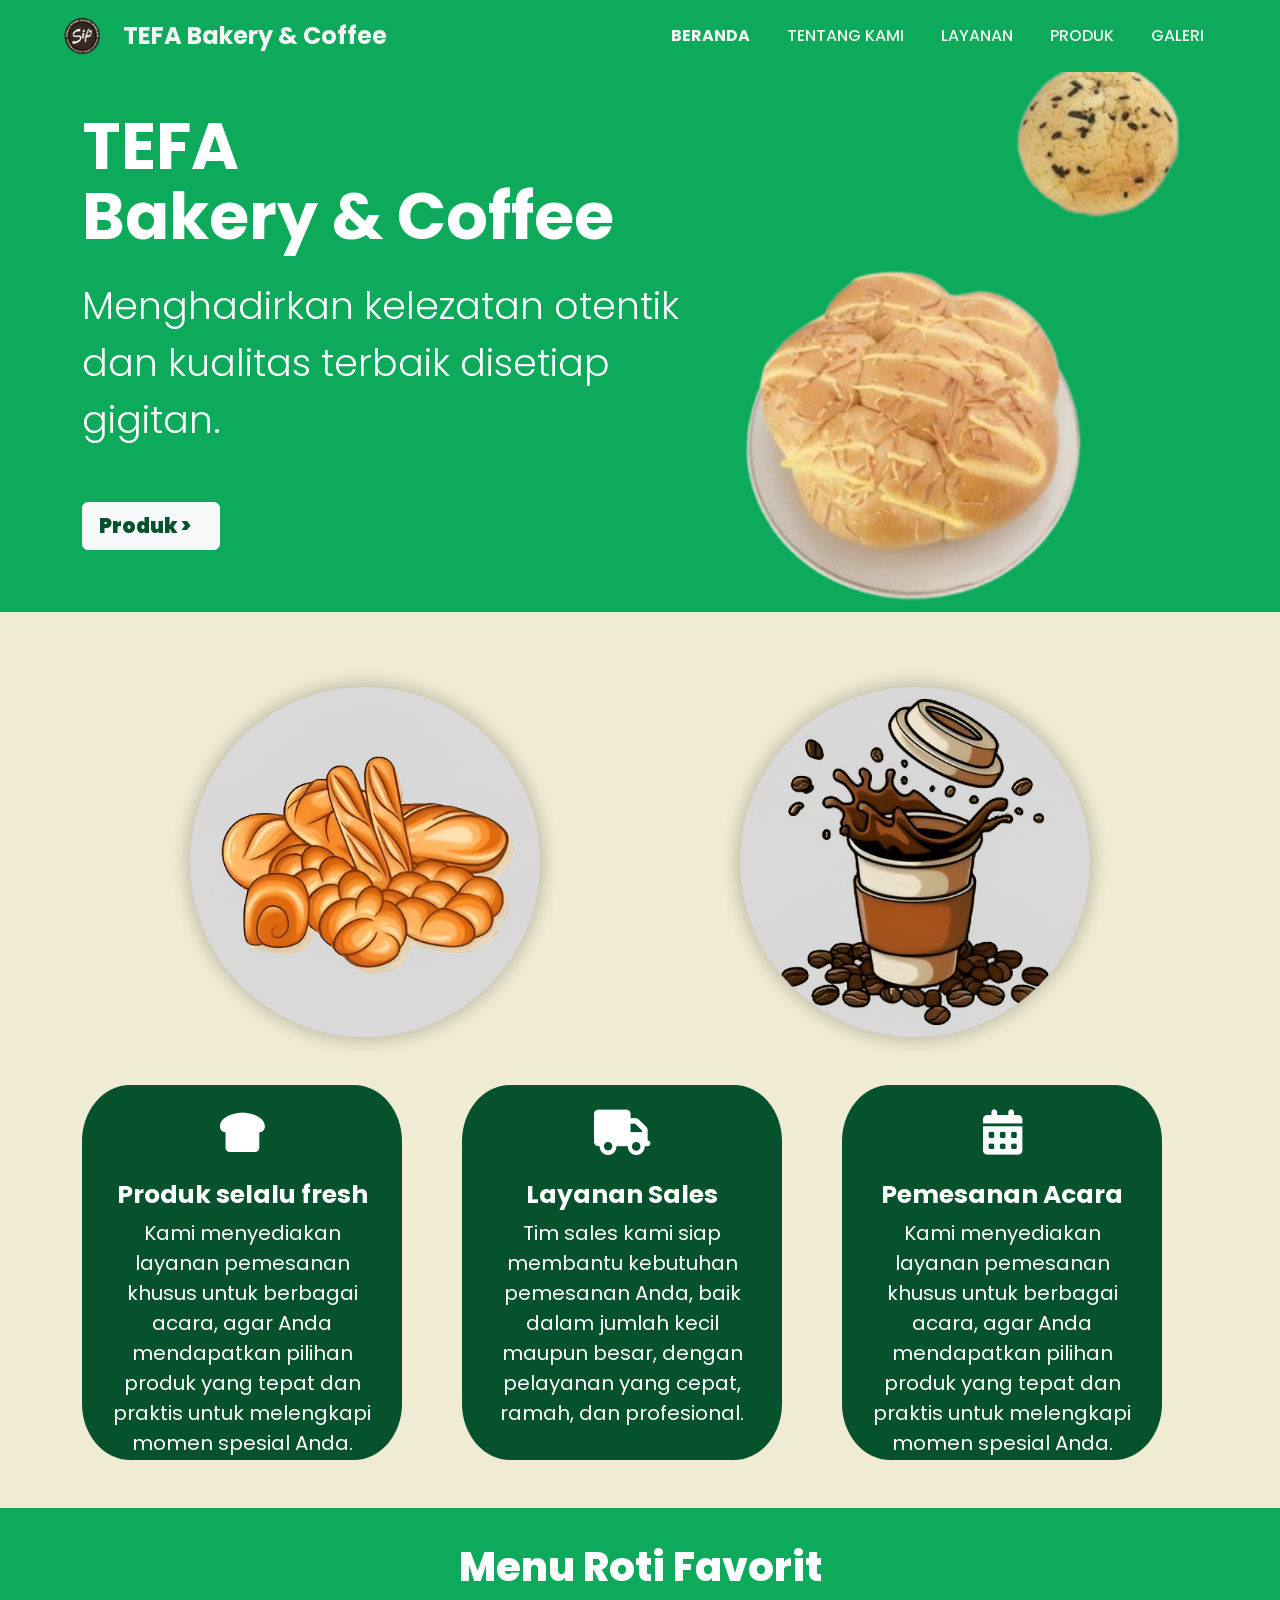
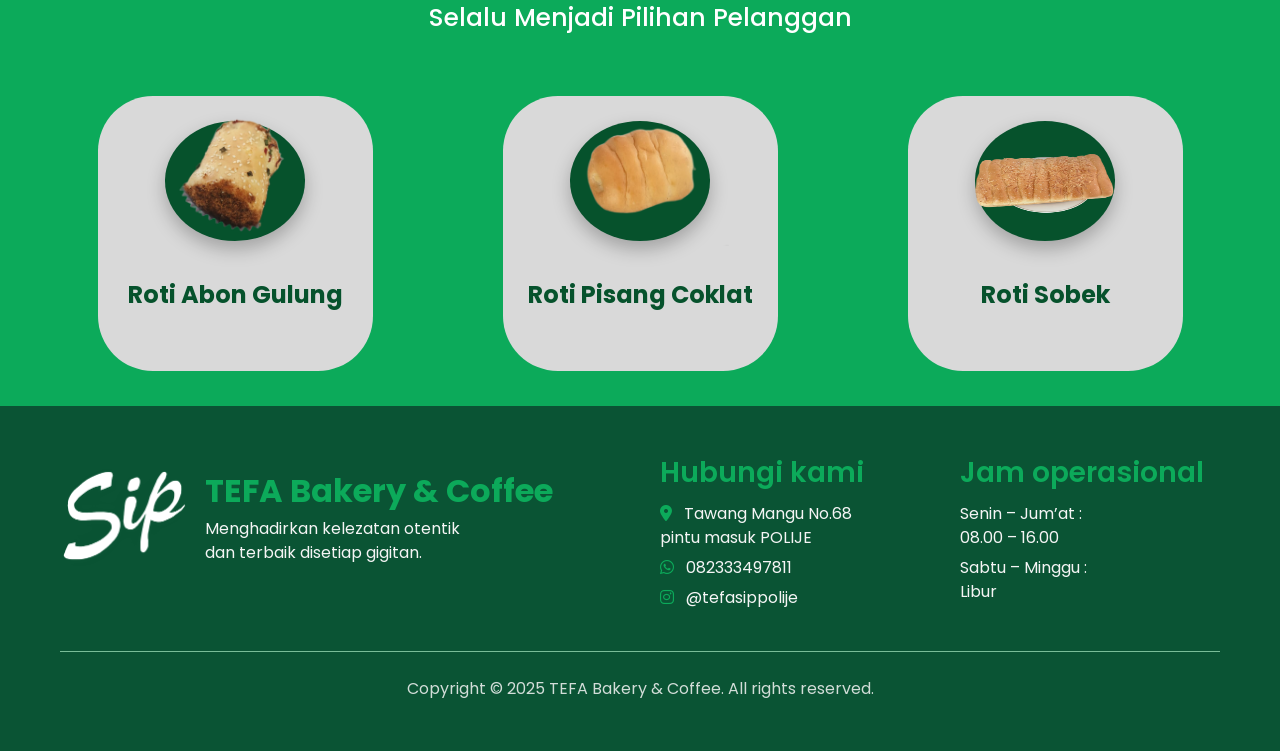
<file: beranda.html>
<!doctype html>
<html lang="en">

<head>
    <meta charset="utf-8">
    <meta name="viewport" content="width=device-width, initial-scale=1">
    <title>TEFA Bakery & Coffee</title>
    <link href="https://cdn.jsdelivr.net/npm/bootstrap@5.3.2/dist/css/bootstrap.min.css" rel="stylesheet">
    <script src="https://cdn.jsdelivr.net/npm/bootstrap@5.3.2/dist/js/bootstrap.bundle.min.js"></script>
    <link rel="preconnect" href="https://fonts.googleapis.com">
    <link rel="preconnect" href="https://fonts.gstatic.com" crossorigin>
    <link href="https://fonts.googleapis.com/css2?family=Poppins:wght@300;400;500;600;700&display=swap"
        rel="stylesheet">
    <link rel="stylesheet" href="https://cdn.jsdelivr.net/npm/@fortawesome/fontawesome-free@6.5.0/css/all.min.css">
    <link rel="stylesheet" href="beranda.css">
</head>

<body>
    <!-- HEADER -->
    <header class="d-flex flex-wrap justify-content-between align-items-center py-3 mb-4">
        <a href="/" class="logo-TEFA d-flex align-items-center mb-0 me-auto text-decoration-none">

            <img class="logoTEFA" src="asset/img/logo tefa (1).png" width="45" alt="Logo">
            <span class="fs-4 ms-2 fw-bold">TEFA Bakery & Coffee</span>
        </a>
        <!-- Tombol Hamburger -->
        <button class="burger" id="burgerBtn">
            <span></span>
            <span></span>
            <span></span>
        </button>

        <ul class="nav-menu nav nav-pills">
            <li class="nav-item"><a href="#" class="nav-link fw-bold">BERANDA</a></li>
            <li class="nav-item"><a href="kopi.html" class="nav-link">TENTANG KAMI</a></li>
            <li class="nav-item"><a href="layanan.html" class="nav-link">LAYANAN</a></li>
            <li class="nav-item"><a href="produk.html" class="nav-link">PRODUK</a></li>
            <li class="nav-item"><a href="galeri.html" class="nav-link">GALERI</a></li>
        </ul>
    </header>

    <!--Hero-->
    <section class="hero d-flex align-items-center">
        <div class="container">
            <div class="row justify-content-center align-items-center">
                <div class="col-lg-6 text-white">
                    <h1 class="fw-bold display-4">TEFA <br> Bakery & Coffee</h1>
                    <p class="lead">Menghadirkan kelezatan otentik <br> dan kualitas terbaik disetiap <br> gigitan. </p>
                    <a href="produk.html" class="btn btn-light btn-lg rounded btn-produk">Produk ><i
                            class="bi bi-chevron-right arrow-out"></i></a>
                </div>
                <div class="col-lg-6 text-center">
                    <img src="asset/img/RotiBeranda__2_-removebg-preview1.png" alt="roti" class="roti-img">
                </div>
            </div>
        </div>
    </section>

    <!--IconGambar-->
    <div class="icon-container">
        <div class="icon-box">
            <img src="asset/img/IconRoti.png" alt="roti" class="icon-box">
        </div>
        <div class="icon-box">
            <img src="asset/img/IconKopi.png" alt="kopi" class="icon-box">
        </div>
    </div>

    <!--Fitur-->
    <section class="py-5">
        <div class="container">
            <div class="row g-4">
                <div class="col-md-4">
                    <div class="icon-card text-center">
                        <i class="fa-solid fa-bread-slice"></i>
                        <h5 class="fw-bold">Produk selalu fresh</h5>
                        <p>Kami menyediakan layanan pemesanan khusus untuk berbagai acara, agar Anda mendapatkan pilihan
                            produk yang tepat dan praktis untuk melengkapi momen spesial Anda.</p>
                    </div>
                </div>
                <div class="col-md-4">
                    <div class="icon-card text-center">
                        <i class="fa-solid fa-truck"></i>
                        <h5 class="fw-bold">Layanan Sales</h5>
                        <p>Tim sales kami siap membantu kebutuhan pemesanan Anda, baik dalam jumlah kecil maupun besar,
                            dengan pelayanan yang cepat, ramah, dan profesional.</p>
                    </div>
                </div>
                <div class="col-md-4">
                    <div class="icon-card text-center">
                        <i class="fa-solid fa-calendar-days"></i>
                        <h5 class="fw-bold">Pemesanan Acara</h5>
                        <p>Kami menyediakan layanan pemesanan khusus untuk berbagai acara, agar Anda mendapatkan pilihan
                            produk yang tepat dan praktis untuk melengkapi momen spesial Anda.</p>
                    </div>
                </div>
            </div>
        </div>
    </section>

    <!--Menu Favorit-->
    <section class="menu-favorit">
        <div class="menu-container">
            <h2 class="title">Menu Roti Favorit</h2>
            <p class="sub-title">Selalu Menjadi Pilihan Pelanggan</p>
        </div>
        <div class="row-menu">
            <div class="menu-card">
                <div class="menu-img">
                    <img src="asset/img/rotiabon.png" alt="Roti Abon Gulung">
                </div>
                <h4>Roti Abon Gulung</h4>
            </div>

            <div class="menu-card">
                <div class="menu-img">
                    <img src="asset/img/rotipisangcoklat.png" alt="Roti Pisang Coklat">
                </div>
                <h4>Roti Pisang Coklat</h4>
            </div>

            <div class="menu-card">
                <div class="menu-img">
                    <img src="asset/img/rotisobek.png" alt="Roti Sobek">
                </div>
                <h4>Roti Sobek</h4>
            </div>
        </div>
    </section>

    <!--Footer-->
    <footer class="sip-footer">
        <div class="footer-container">

            <!-- Logo & Deskripsi -->
            <div class="footer-section footer-left">
                <img class="footer-logo" src="asset/img/1759216087634_1_-removebg-preview (1).png">
                <div class="footer-text">
                    <h2 class="footer-title">TEFA Bakery & Coffee</h2>
                    <p class="footer-desc">
                        Menghadirkan kelezatan otentik dan terbaik disetiap gigitan.
                    </p>
                </div>
            </div>
            <div class="footer-right">
                <div class="footer-section footer-kontak">
                    <h3 class="footer-heading">Hubungi kami</h3>
                    <p><i class="fa fa-map-marker-alt"></i>
                        <a href="https://maps.app.goo.gl/c6WQ4doN7WqQqmGn7" target="_blank"> Tawang Mangu No.68
                            <br>pintu masuk POLIJE
                    </p>
                    <p><i class="fa-brands fa-whatsapp"></i>
                        <a href="https://wa.me/628233497811" target="_blank">082333497811</a>
                    </p>
                    <p><i class="fa-brands fa-instagram"></i>
                        <a href="https://www.instagram.com/tefasippolije?utm_source=ig_web_button_share_sheet&igsh=ZDNlZDc0MzIxNw=="
                            target="_blank">@tefasippolije</a>
                    </p>
                </div>

                <div class="footer-section footer-operasional">
                    <h3 class="footer-heading">Jam operasional</h3>
                    <p>Senin – Jum’at :<br> 08.00 – 16.00</p>
                    <p>Sabtu – Minggu :<br> Libur</p>
                </div>
            </div>
        </div>

        <div class="footer-bottom">
            Copyright © 2025 TEFA Bakery & Coffee. All rights reserved.
        </div>
    </footer>
    <script src="beranda.js"></script>
</body>


</html>
</file>
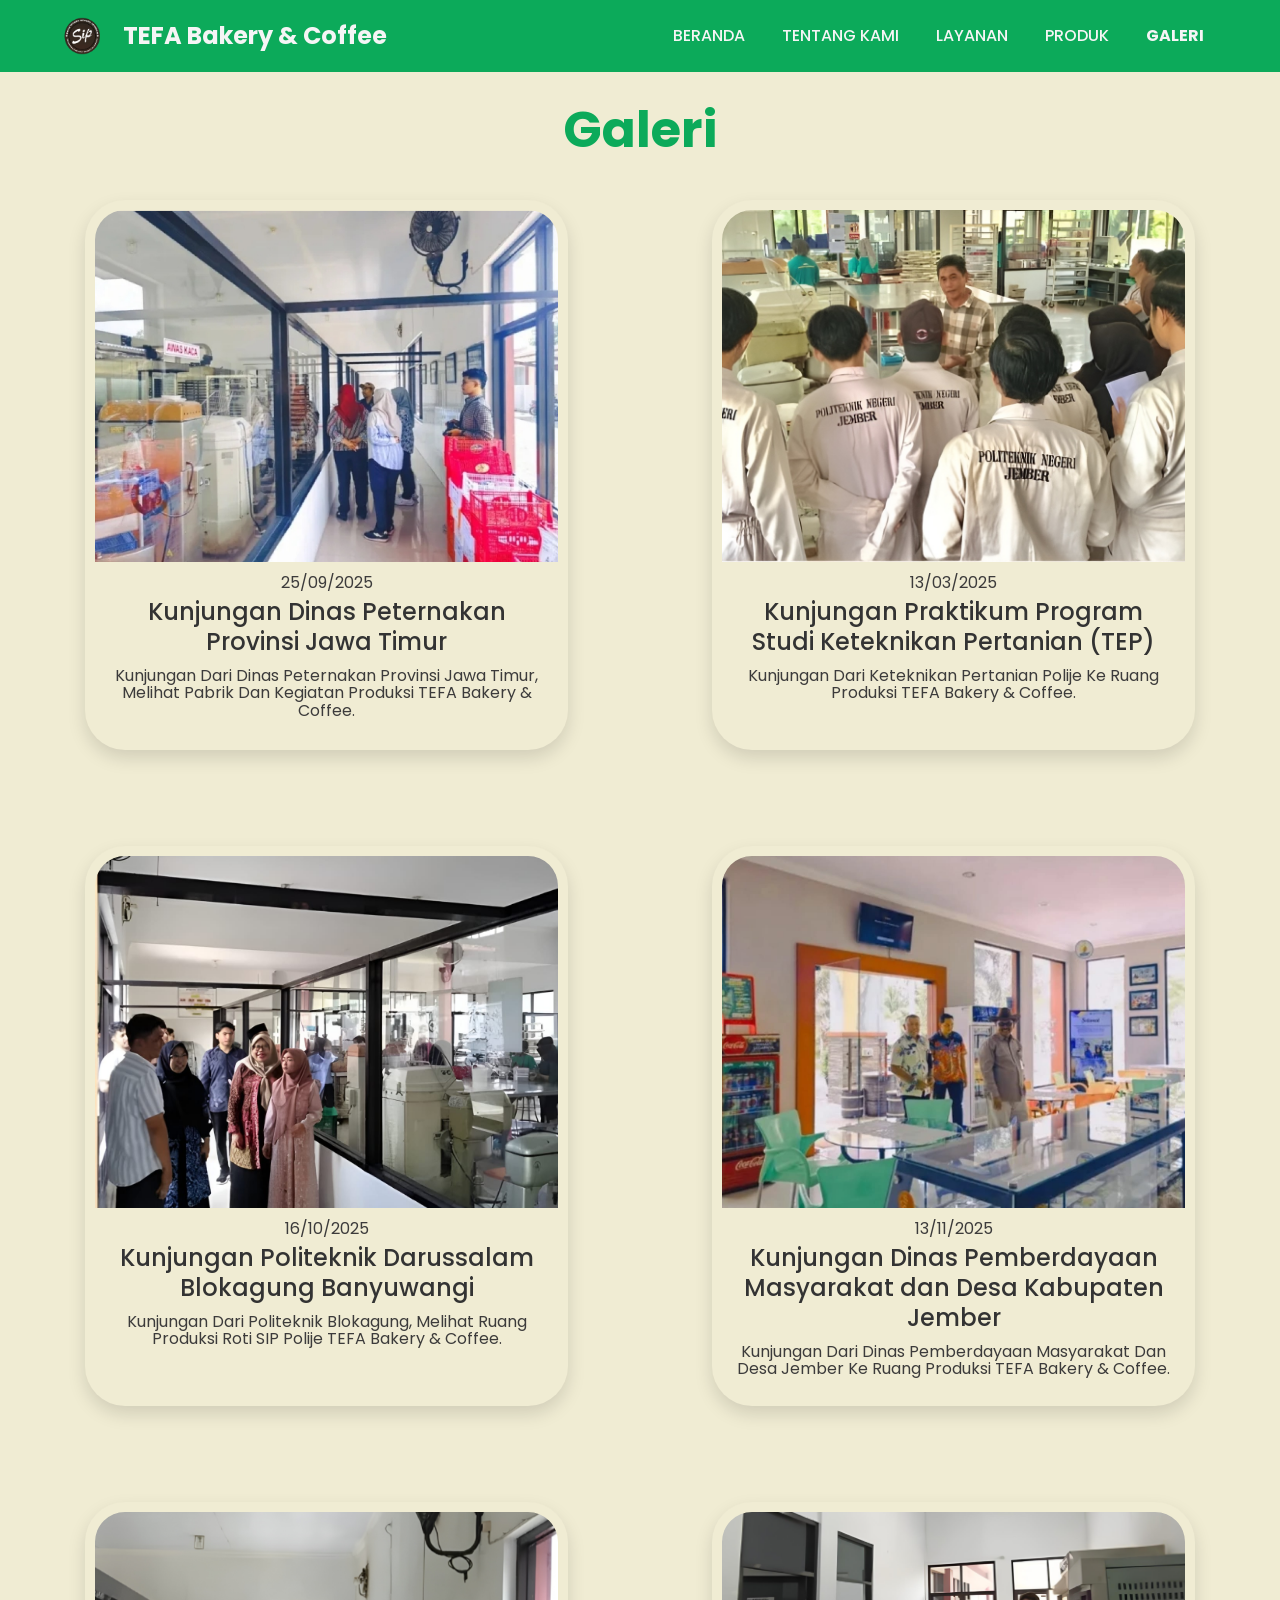
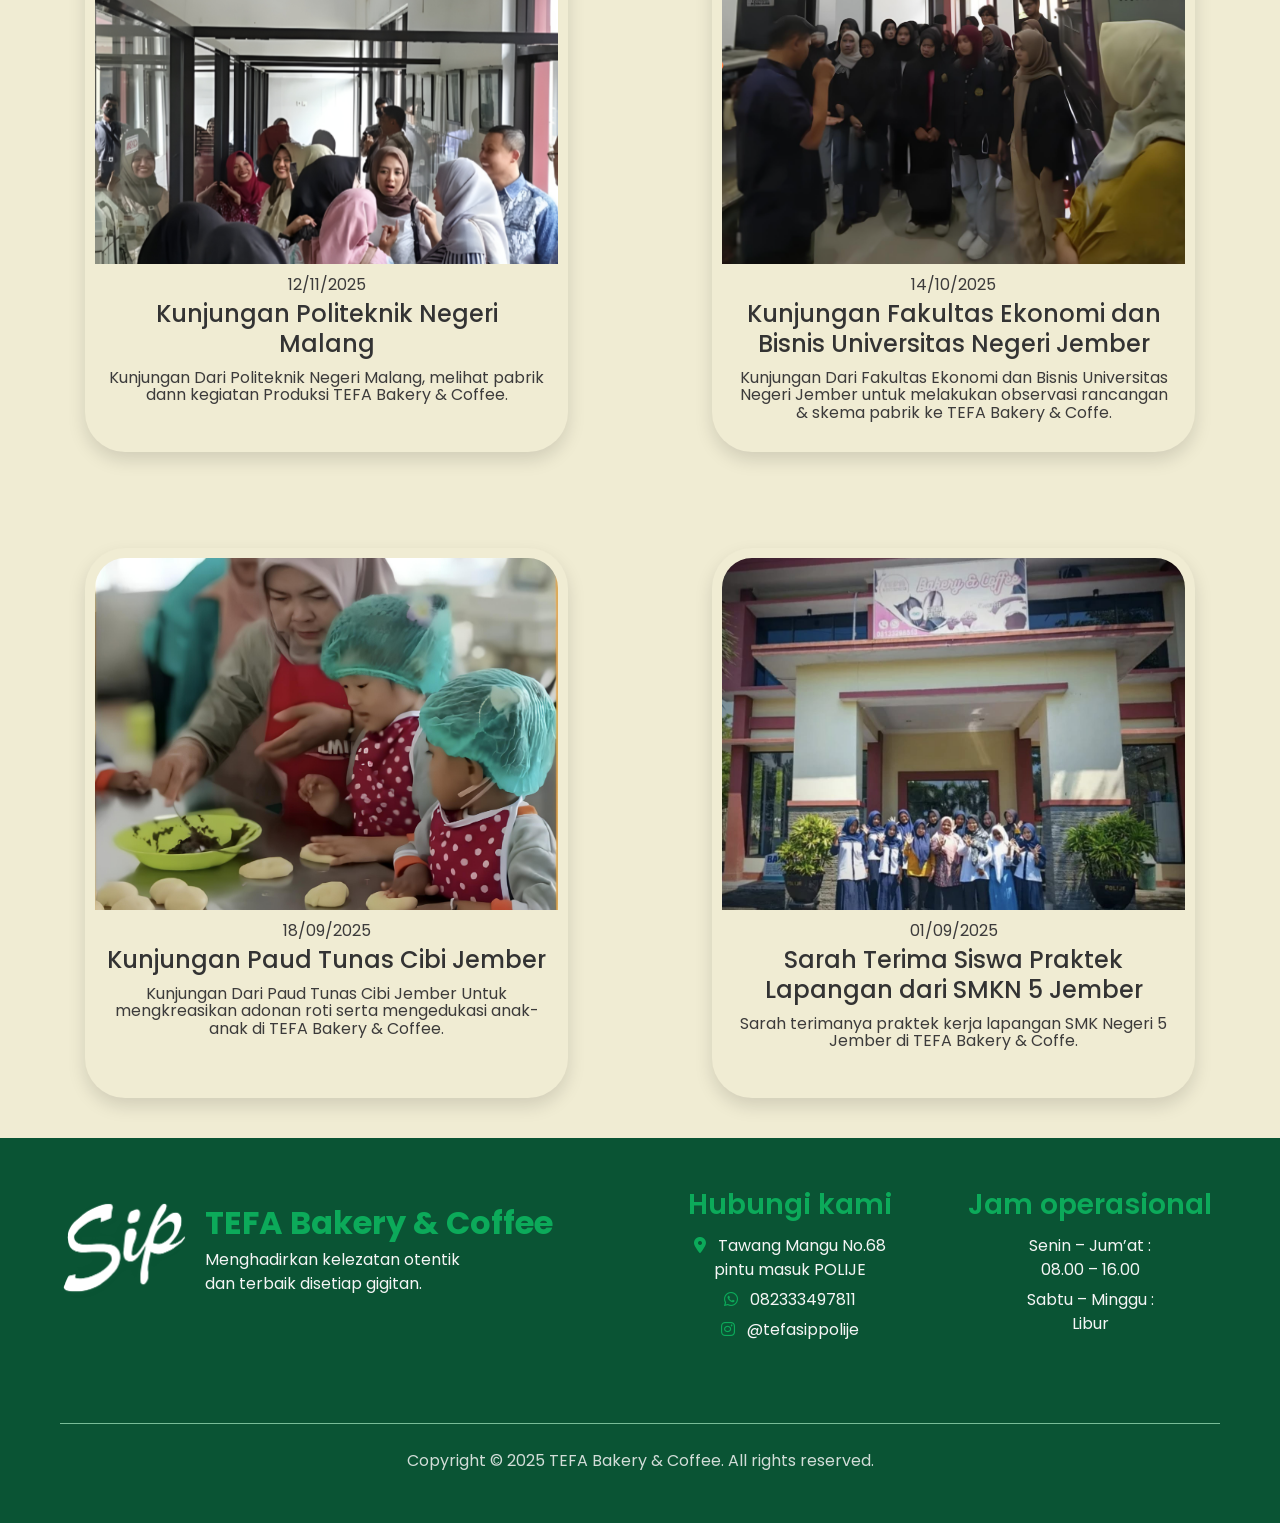
<file: galeri.html>
<!DOCTYPE html>
<html lang="id">

<head>
    <meta charset="UTF-8">
    <meta name="viewport" content="width=device-width, initial-scale=1.0">
    <title>Galeri TEFA Bakery & Coffee</title>
    <link href="https://cdn.jsdelivr.net/npm/bootstrap@5.3.2/dist/css/bootstrap.min.css" rel="stylesheet">
    <script src="https://cdn.jsdelivr.net/npm/bootstrap@5.3.2/dist/js/bootstrap.bundle.min.js"></script>
    <link rel="stylesheet" href="/galeri.css">
    <link rel="preconnect" href="https://fonts.googleapis.com">
    <link rel="preconnect" href="https://fonts.gstatic.com" crossorigin>
    <link href="https://fonts.googleapis.com/css2?family=Poppins:wght@300;400;500;600;700&display=swap"
        rel="stylesheet">
    <link rel="stylesheet" href="https://cdn.jsdelivr.net/npm/@fortawesome/fontawesome-free@6.5.0/css/all.min.css">
    <link rel="stylesheet" href="galeri.css">
</head>

<body>

    <header class="d-flex flex-wrap justify-content-between align-items-center py-3 mb-4">
        <a href="/" class="logo-TEFA d-flex align-items-center mb-0 me-auto text-decoration-none">
            <img class="logoTEFA" src="asset/img/logo tefa (1).png" width="45" alt="Logo">
            <span class="fs-4 ms-2 fw-bold">TEFA Bakery & Coffee</span>
        </a>
        <!-- Tombol Hamburger -->
        <button class="burger" id="burgerBtn">
            <span></span>
            <span></span>
            <span></span>
        </button>

        <ul class="nav-menu nav nav-pills">
            <li class="nav-item"><a href="beranda.html" class="nav-link">BERANDA</a></li>
            <li class="nav-item"><a href="kopi.html" class="nav-link">TENTANG KAMI</a></li>
            <li class="nav-item"><a href="layanan.html" class="nav-link">LAYANAN</a></li>
            <li class="nav-item"><a href="produk.html" class="nav-link">PRODUK</a></li>
            <li class="nav-item"><a href="#" class="nav-link fw-bold">GALERI</a></li>
        </ul>
    </header>

    <section class="galeri-section">
        <h2 class="judul-galeri">Galeri</h2>

        <div class="galeri-container">

            <!-- Card 1 -->
            <div class="galeri-card">
                <img src="asset/img/foto1.png" alt="Kunjungan Dinas Peternakan">
                <div class="card-content">
                    <p class="tanggal">25/09/2025</p>
                    <h3>Kunjungan Dinas Peternakan Provinsi Jawa Timur</h3>
                    <p>Kunjungan Dari Dinas Peternakan Provinsi Jawa Timur,
                        Melihat Pabrik Dan Kegiatan Produksi TEFA Bakery & Coffee.</p>
                </div>
            </div>

            <!-- Card 2 -->
            <div class="galeri-card">
                <img src="asset/img/foto2.jpeg" alt="Kunjungan Praktikum TEP">
                <div class="card-content">
                    <p class="tanggal">13/03/2025</p>
                    <h3>Kunjungan Praktikum Program Studi Keteknikan Pertanian (TEP)</h3>
                    <p>Kunjungan Dari Keteknikan Pertanian Polije Ke
                        Ruang Produksi TEFA Bakery & Coffee.</p>
                </div>
            </div>

            <!-- Card 3 -->
            <div class="galeri-card">
                <img src="asset/img/foto3.jpeg" alt="Kunjungan Politeknik Darussalam">
                <div class="card-content">
                    <p class="tanggal">16/10/2025</p>
                    <h3>Kunjungan Politeknik Darussalam Blokagung Banyuwangi</h3>
                    <p>Kunjungan Dari Politeknik Blokagung, Melihat Ruang Produksi
                        Roti SIP Polije TEFA Bakery & Coffee.</p>
                </div>
            </div>

            <!-- Card 4 -->
            <div class="galeri-card">
                <img src="asset/img/foto4.jpeg" alt="Kunjungan Dinas Pemberdayaan Masyarakat">
                <div class="card-content">
                    <p class="tanggal">13/11/2025</p>
                    <h3>Kunjungan Dinas Pemberdayaan Masyarakat dan Desa Kabupaten Jember</h3>
                    <p>Kunjungan Dari Dinas Pemberdayaan Masyarakat
                        Dan Desa Jember Ke Ruang Produksi TEFA Bakery & Coffee.</p>
                </div>
            </div>

            <!-- Card 5 -->
            <div class="galeri-card">
                <img src="asset/img/foto5.png" alt="Kunjungan Dinas Pemberdayaan Masyarakat">
                <div class="card-content">
                    <p class="tanggal">12/11/2025</p>
                    <h3>Kunjungan Politeknik Negeri Malang</h3>
                    <p>Kunjungan Dari Politeknik Negeri Malang, melihat pabrik dann kegiatan Produksi TEFA Bakery &
                        Coffee.</p>
                </div>
            </div>

            <!-- Card 6 -->
            <div class="galeri-card">
                <img src="asset/img/foto 6.png" alt="Kunjungan Dinas Pemberdayaan Masyarakat">
                <div class="card-content">
                    <p class="tanggal">14/10/2025</p>
                    <h3>Kunjungan Fakultas Ekonomi dan Bisnis Universitas Negeri Jember</h3>
                    <p>Kunjungan Dari Fakultas Ekonomi dan Bisnis Universitas Negeri Jember untuk melakukan observasi
                        rancangan & skema pabrik ke TEFA Bakery & Coffe.</p>
                </div>
            </div>

            <!-- Card 7 -->
            <div class="galeri-card">
                <img src="asset/img/foto7.jpeg" alt="Kunjungan Dinas Pemberdayaan Masyarakat">
                <div class="card-content">
                    <p class="tanggal">18/09/2025</p>
                    <h3>Kunjungan Paud Tunas Cibi Jember</h3>
                    <p>Kunjungan Dari Paud Tunas Cibi Jember Untuk mengkreasikan adonan roti serta mengedukasi anak-anak
                        di TEFA Bakery & Coffee.</p>
                </div>
            </div>

            <!-- Card 8 -->
            <div class="galeri-card">
                <img src="asset/img/foto8.jpeg" alt="Kunjungan Dinas Pemberdayaan Masyarakat">
                <div class="card-content">
                    <p class="tanggal">01/09/2025</p>
                    <h3>Sarah Terima Siswa Praktek Lapangan dari SMKN 5 Jember </h3>
                    <p>Sarah terimanya praktek kerja lapangan SMK Negeri 5 Jember di TEFA Bakery & Coffe.</p>
                </div>
            </div>
        </div>
    </section>

    <footer class="sip-footer">
        <div class="footer-container">

            <!-- Logo & Deskripsi -->
            <div class="footer-section footer-left">
                <img class="footer-logo" src="asset/img/1759216087634_1_-removebg-preview (1).png">
                <div class="footer-text">
                    <h2 class="footer-title">TEFA Bakery & Coffee</h2>
                    <p class="footer-desc">
                        Menghadirkan kelezatan otentik dan terbaik disetiap gigitan.
                    </p>
                </div>
            </div>
            <div class="footer-right">
                <div class="footer-section footer-kontak">
                    <h3 class="footer-heading">Hubungi kami</h3>
                    <p><i class="fa fa-map-marker-alt"></i>
                        <a href="https://maps.app.goo.gl/c6WQ4doN7WqQqmGn7" target="_blank"> Tawang Mangu No.68
                            <br>pintu masuk POLIJE
                    </p>
                    <p><i class="fa-brands fa-whatsapp"></i>
                        <a href="https://wa.me/628233497811" target="_blank">082333497811</a>
                    </p>
                    <p><i class="fa-brands fa-instagram"></i>
                        <a href="https://www.instagram.com/tefasippolije?utm_source=ig_web_button_share_sheet&igsh=ZDNlZDc0MzIxNw=="
                            target="_blank">@tefasippolije</a>
                    </p>
                </div>

                <div class="footer-section footer-operasional">
                    <h3 class="footer-heading">Jam operasional</h3>
                    <p>Senin – Jum’at :<br> 08.00 – 16.00</p>
                    <p>Sabtu – Minggu :<br> Libur</p>
                </div>
            </div>

            <div class="footer-bottom">
                Copyright © 2025 TEFA Bakery & Coffee. All rights reserved.
            </div>
    </footer>
    <script>
        function toggleMenu() {
            document.querySelector('.nav-menu').classList.toggle('active');
        }
    </script>
    <script>
        document.addEventListener("DOMContentLoaded", function () {
            const burger = document.getElementById("burgerBtn");
            const navMenu = document.querySelector(".nav-menu");

            burger.addEventListener("click", () => {
                navMenu.classList.toggle("active");
                burger.classList.toggle("open");
            });
        });
    </script>

    <script src="galeri.js"></script>

</body>

</html>
</file>
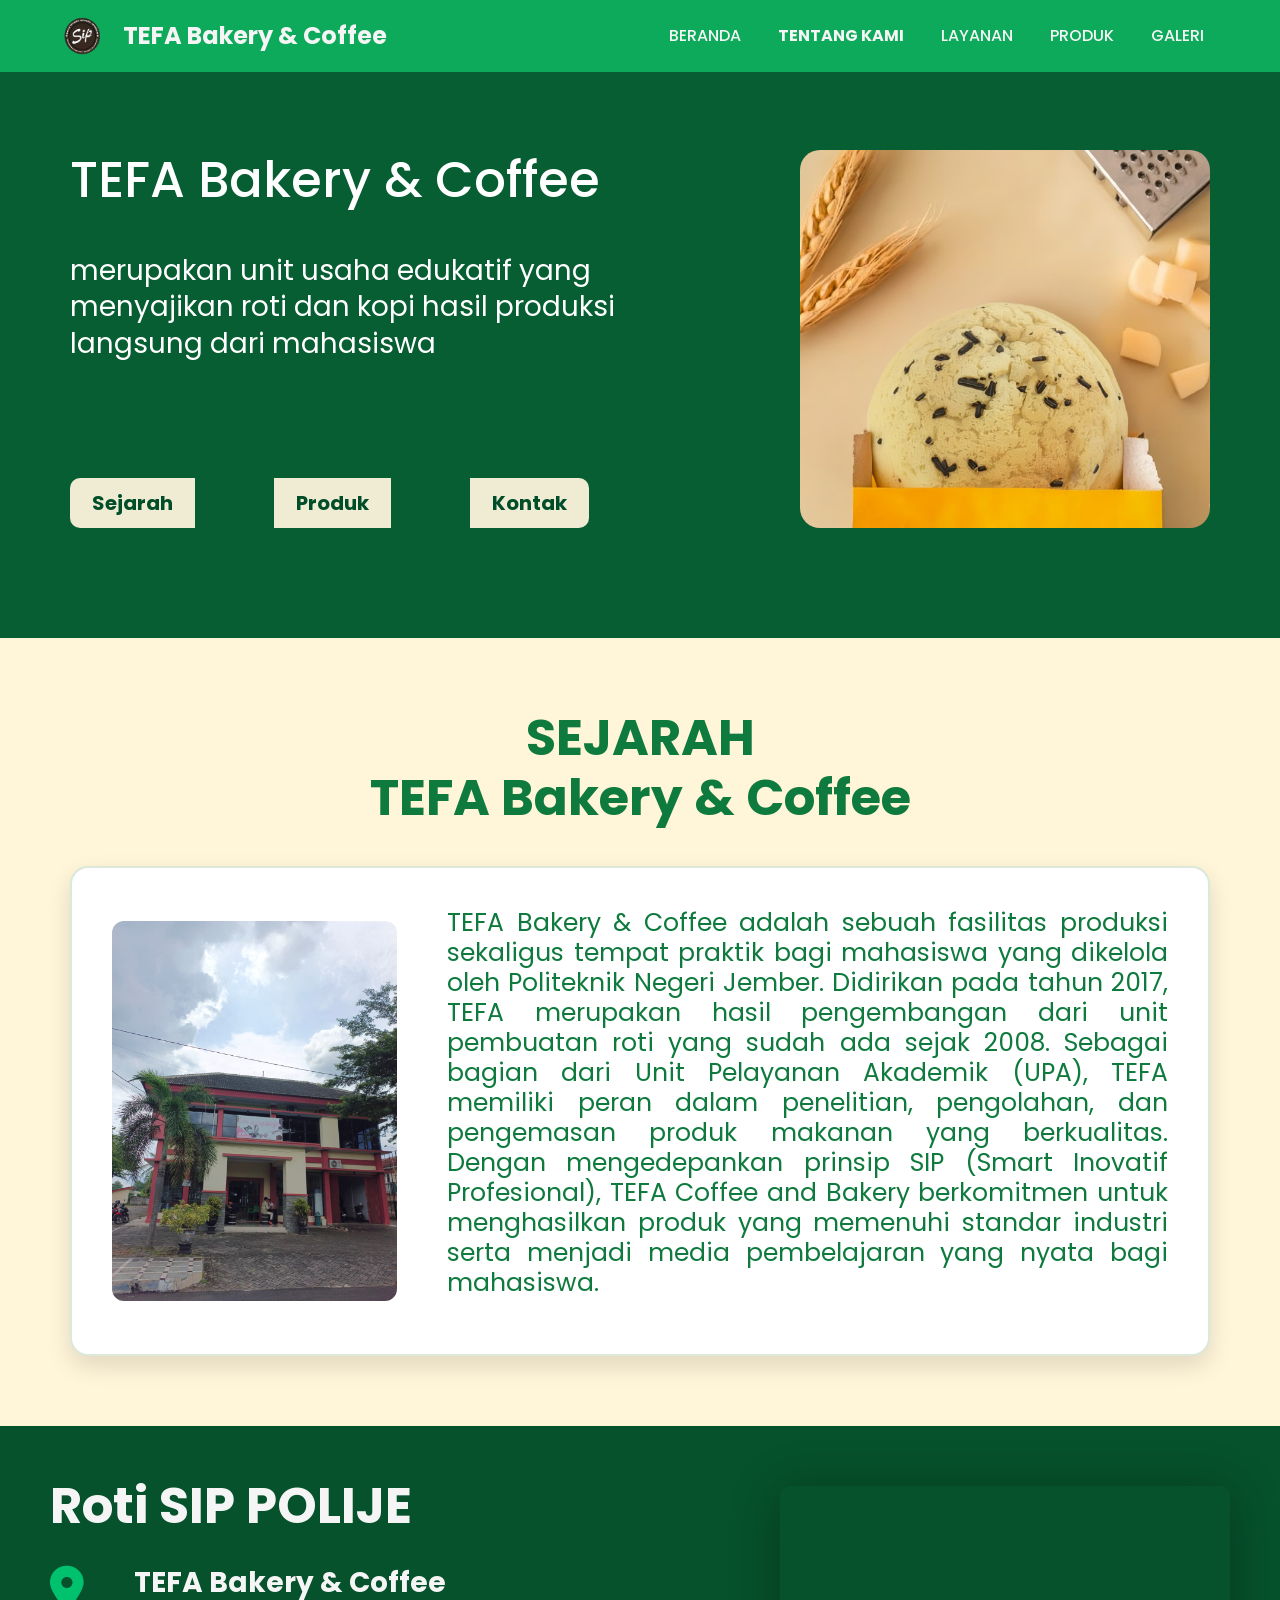
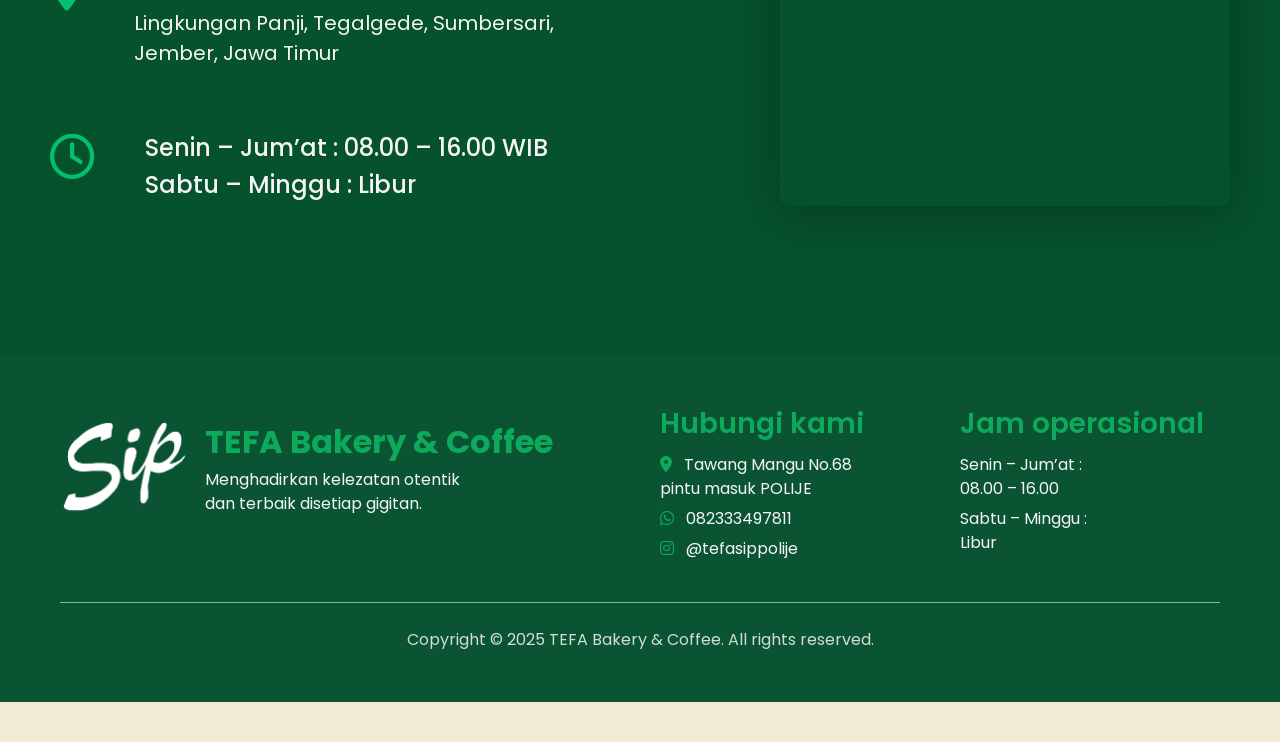
<file: kopi.html>
<!doctype html>
<html lang="id">

<head>
    <meta charset="utf-8">
    <meta name="viewport" content="width=device-width, initial-scale=1">
    <title>TEFA Bakery & Coffee</title>
    <link href="https://cdn.jsdelivr.net/npm/bootstrap@5.3.2/dist/css/bootstrap.min.css" rel="stylesheet">
    <script src="https://cdn.jsdelivr.net/npm/bootstrap@5.3.2/dist/js/bootstrap.bundle.min.js"></script>
    <link rel="preconnect" href="https://fonts.googleapis.com">
    <link rel="preconnect" href="https://fonts.gstatic.com" crossorigin>
    <link href="https://fonts.googleapis.com/css2?family=Poppins:wght@300;400;500;600;700&display=swap"
        rel="stylesheet">
    <link rel="stylesheet" href="https://cdn.jsdelivr.net/npm/@fortawesome/fontawesome-free@6.5.0/css/all.min.css">
    <link rel="stylesheet" href="kopi.css">

</head>

<body>
    <!-- HEADER -->
    <header class="d-flex flex-wrap justify-content-between align-items-center py-3 mb-4">
        <a href="/" class="logo-TEFA d-flex align-items-center mb-0 me-auto text-decoration-none">

            <img class="logoTEFA" src="asset/img/logo tefa (1).png" width="45" alt="Logo">
            <span class="fs-4 ms-2 fw-bold">TEFA Bakery & Coffee</span>
        </a>
        <!-- Tombol Hamburger -->
        <button class="burger" id="burgerBtn">
            <span></span>
            <span></span>
            <span></span>
        </button>

        <ul class="nav-menu nav nav-pills">
            <li class="nav-item"><a href="beranda.html" class="nav-link">BERANDA</a></li>
            <li class="nav-item"><a href="#" class="nav-link fw-bold">TENTANG KAMI</a></li>
            <li class="nav-item"><a href="layanan.html" class="nav-link ">LAYANAN</a></li>
            <li class="nav-item"><a href="produk.html" class="nav-link">PRODUK</a></li>
            <li class="nav-item"><a href="galeri.html" class="nav-link">GALERI</a></li>
        </ul>
    </header>

    <!-- HERO SECTION -->
    <section id="beranda" class="hero">
        <div class="hero-text">
            <h1>TEFA Bakery & Coffee</h1>
            <p>
                merupakan unit usaha edukatif yang menyajikan roti dan kopi hasil
                produksi langsung dari mahasiswa
            </p>

            <div class="btn-group">
                <button class="btn btn-sejarah"><b>Sejarah</b></button>
                <button class="btn btn-butto-menu"><b>Produk</b></button>
                <button class="btn btn-kontak"><b>Kontak</b></button>
            </div>
        </div>

        <div class="hero-img">
            <img src="asset/img/Rotipolije.jpeg" alt="Roti TEFA">
        </div>
    </section>

    <!-- SEJARAH SECTION -->
    <section id="tentang" class="sejarah">
        <h2><b>SEJARAH<br><span>TEFA Bakery & Coffee</span></b></h2>

        <div class="sejarah-card sejarah-content">
            <img src="asset/img/WhatsApp Image 2025-11-25 at 13.03.43.jpeg" alt="Gedung TEFA">

            <p>
                TEFA Bakery & Coffee adalah sebuah fasilitas produksi sekaligus tempat praktik bagi mahasiswa yang
                dikelola oleh Politeknik Negeri Jember. Didirikan pada tahun 2017, TEFA merupakan hasil pengembangan
                dari unit pembuatan roti yang sudah ada sejak 2008. Sebagai bagian dari Unit Pelayanan Akademik (UPA),
                TEFA memiliki peran dalam penelitian, pengolahan, dan pengemasan produk makanan yang berkualitas. Dengan
                mengedepankan prinsip SIP (Smart Inovatif Profesional), TEFA Coffee and Bakery berkomitmen untuk
                menghasilkan produk yang memenuhi standar industri serta menjadi media pembelajaran yang nyata bagi
                mahasiswa.
            </p>
        </div>
    </section>

    <!-- LOKASI SECTION -->
    <section class="lokasi">
        <h2 class="lokasi-title">Roti SIP POLIJE</h2>

        <div class="lokasi-flex">

            <!-- KIRI -->
            <div class="lokasi-info">

                <!-- ALAMAT -->
                <div class="info-box">
                    <div class="icon-lokasi">
                        <i class="fa-solid fa-location-dot icon"></i>
                    </div>

                    <div>
                        <h3><b>TEFA Bakery & Coffee</b></h3>
                        <p class="alamat-text">
                            Lingkungan Panji, Tegalgede, Sumbersari, Jember, Jawa Timur
                        </p>
                    </div>
                </div>

                <!-- JAM OPERASIONAL -->
                <div class="info-box">
                    <i class="fa-regular fa-clock icon"></i>

                    <div class="jam-text">
                        <h4>Senin – Jum’at : 08.00 – 16.00 WIB</h4>
                        <h4>Sabtu – Minggu : Libur</h4>
                    </div>
                </div>

            </div>

            <!-- KANAN MAP -->
            <div class="lokasi-map">
                <iframe
                    src="https://www.google.com/maps/embed?pb=!1m18!1m12!1m3!1d3949.4700380570753!2d113.7244395103106!3d-8.155306181663118!2m3!1f0!2f0!3f0!3m2!1i1024!2i768!4f13.1!3m3!1m2!1s0x2dd69541b5529c1d%3A0x8a9bf208ba6d4d5e!2sTefa%20Cafe!5e0!3m2!1sid!2sid!4v1764291558998!5m2!1sid!2sid"
                    width="450" height="320" allowfullscreen="" loading="lazy"></iframe>
            </div>

        </div>
    </section>
    <footer class="sip-footer">
        <div class="footer-container">

            <!-- Logo & Deskripsi -->
            <div class="footer-section footer-left">
                <img class="footer-logo" src="asset/img/1759216087634_1_-removebg-preview (1).png">
                <div class="footer-text">
                    <h2 class="footer-title">TEFA Bakery & Coffee</h2>
                    <p class="footer-desc">
                        Menghadirkan kelezatan otentik dan terbaik disetiap gigitan.
                    </p>
                </div>
            </div>
            <div class="footer-right">
                <div class="footer-section footer-kontak">
                    <h3 class="footer-heading">Hubungi kami</h3>
                    <p><i class="fa fa-map-marker-alt"></i>
                        <a href="https://maps.app.goo.gl/c6WQ4doN7WqQqmGn7" target="_blank"> Tawang Mangu No.68
                            <br>pintu masuk POLIJE
                    </p>
                    <p><i class="fa-brands fa-whatsapp"></i>
                        <a href="https://wa.me/628233497811" target="_blank">082333497811</a>
                    </p>
                    <p><i class="fa-brands fa-instagram"></i>
                        <a href="https://www.instagram.com/tefasippolije?utm_source=ig_web_button_share_sheet&igsh=ZDNlZDc0MzIxNw=="
                            target="_blank">@tefasippolije</a>
                    </p>
                </div>

                <div class="footer-section footer-operasional">
                    <h3 class="footer-heading">Jam operasional</h3>
                    <p>Senin – Jum’at :<br> 08.00 – 16.00</p>
                    <p>Sabtu – Minggu :<br> Libur</p>
                </div>
            </div>
        </div>

        <div class="footer-bottom">
            Copyright © 2025 TEFA Bakery & Coffee. All rights reserved.
        </div>
    </footer>
    <script>
        function toggleMenu() {
            document.querySelector('.nav-menu').classList.toggle('active');
        }
    </script>
    <script>
        document.addEventListener("DOMContentLoaded", function () {
            const burger = document.getElementById("burgerBtn");
            const navMenu = document.querySelector(".nav-menu");

            burger.addEventListener("click", () => {
                navMenu.classList.toggle("active");
                burger.classList.toggle("open");
            });
        });
    </script>

    <script src="kopi.js"></script>
</body>


</html>
</file>
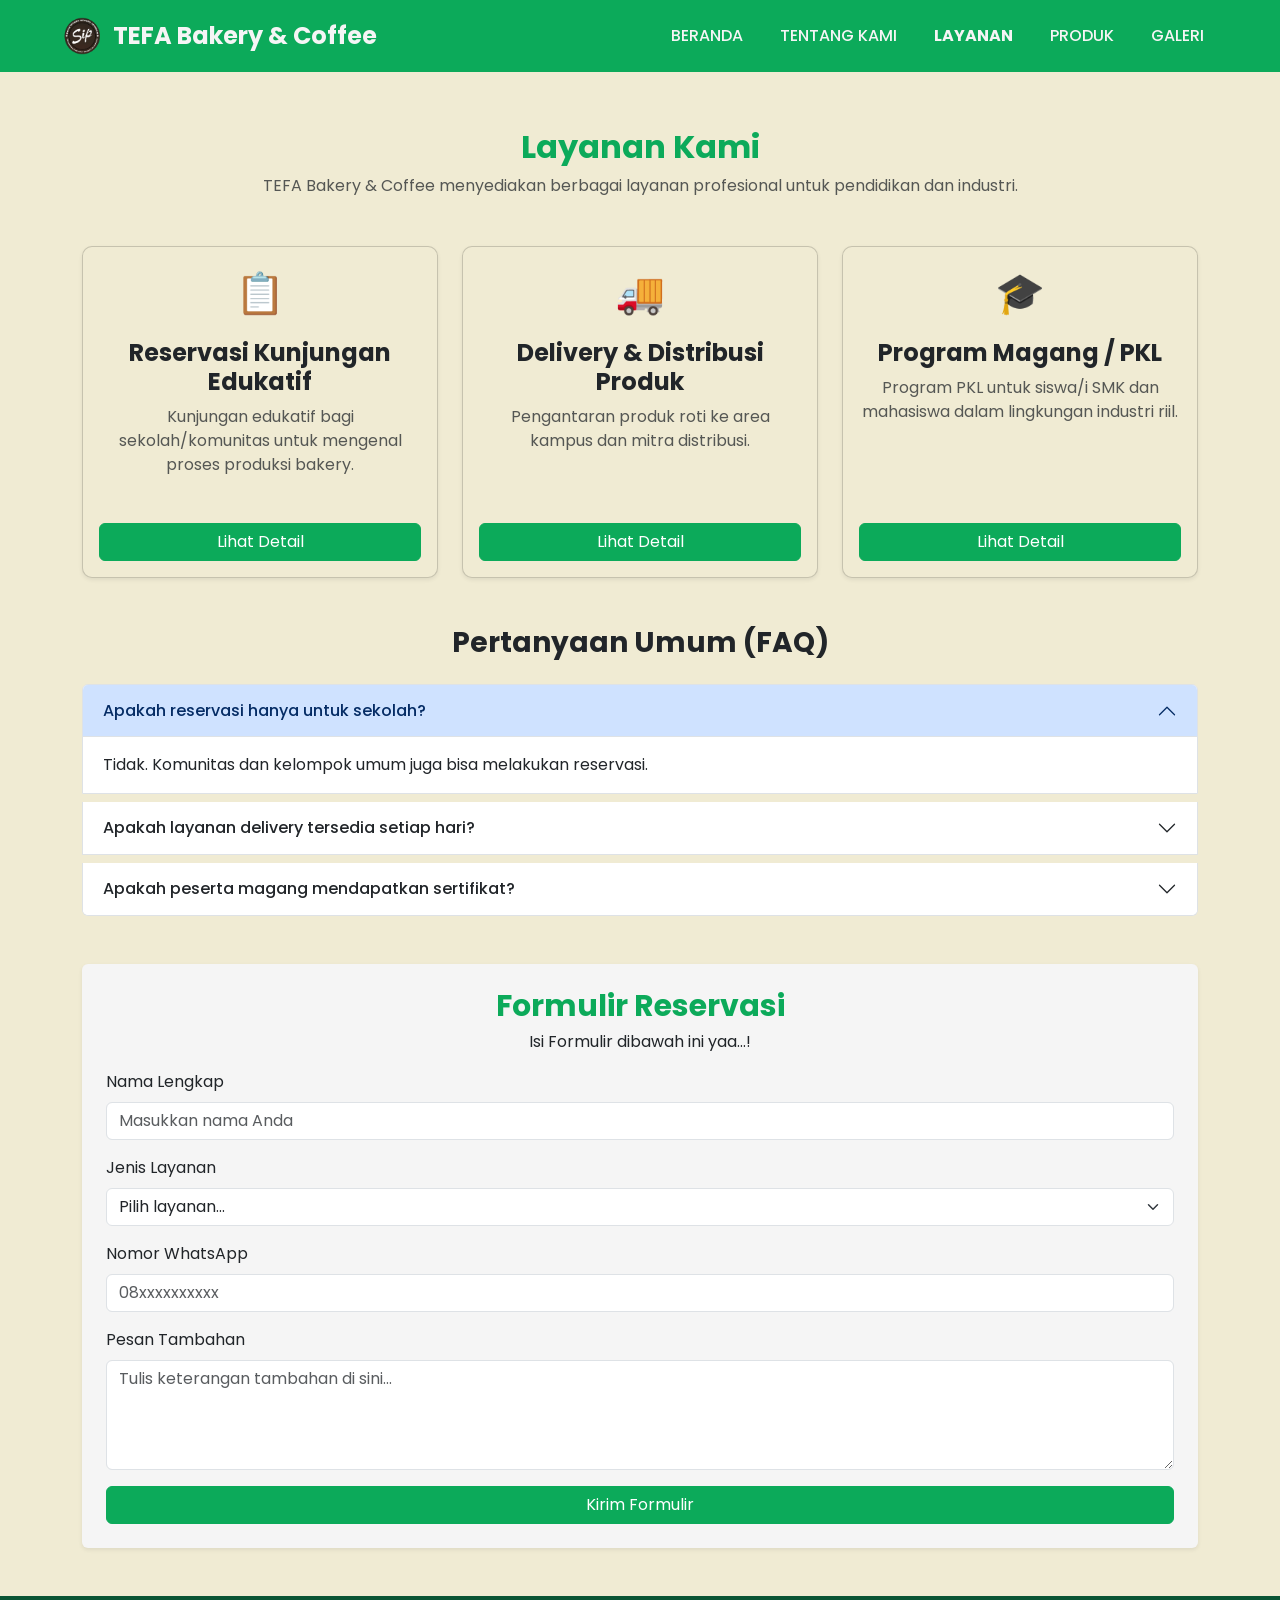
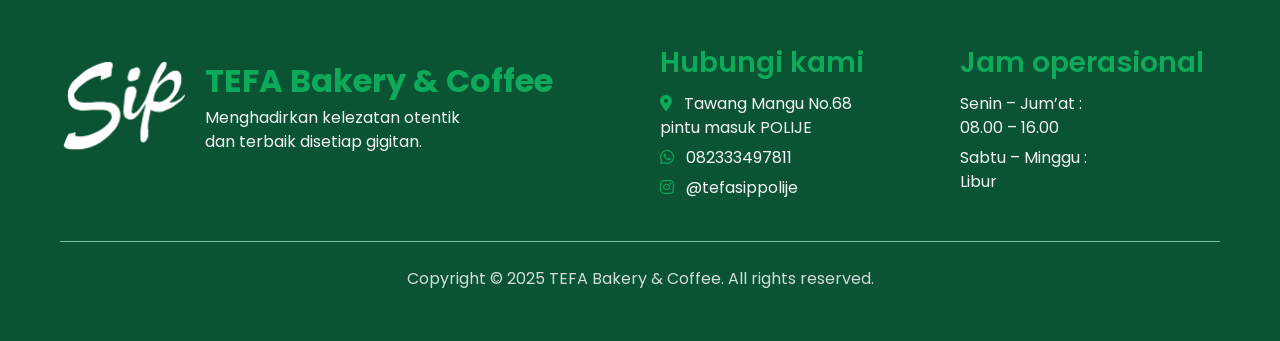
<file: layanan.html>
<!doctype html>
<html lang="id">

<head>
    <meta charset="utf-8">
    <meta name="viewport" content="width=device-width, initial-scale=1">
    <title>TEFA Bakery & Coffee</title>
    <link href="https://cdn.jsdelivr.net/npm/bootstrap@5.3.2/dist/css/bootstrap.min.css" rel="stylesheet">
    <script src="https://cdn.jsdelivr.net/npm/bootstrap@5.3.2/dist/js/bootstrap.bundle.min.js"></script>
    <link rel="preconnect" href="https://fonts.googleapis.com">
    <link rel="preconnect" href="https://fonts.gstatic.com" crossorigin>
    <link href="https://fonts.googleapis.com/css2?family=Poppins:wght@300;400;500;600;700&display=swap"
        rel="stylesheet">
    <link rel="stylesheet" href="https://cdn.jsdelivr.net/npm/@fortawesome/fontawesome-free@6.5.0/css/all.min.css">
    <link rel="stylesheet" href="layanan.css">

</head>

<body>
    <!-- HEADER -->
    <header class="d-flex flex-wrap justify-content-between align-items-center py-3 mb-4">
        <a href="/" class="logo-TEFA d-flex align-items-center mb-0 me-auto text-decoration-none">

            <img class="logoTEFA" src="asset/img/logo tefa (1).png" width="45" alt="Logo">
            <span class="fs-4 ms-2 fw-bold">TEFA Bakery & Coffee</span>
        </a>
        <!-- Tombol Hamburger -->
        <button class="burger" id="burgerBtn">
            <span></span>
            <span></span>
            <span></span>
        </button>

        <ul class="nav-menu nav nav-pills">
            <li class="nav-item"><a href="beranda.html" class="nav-link">BERANDA</a></li>
            <li class="nav-item"><a href="kopi.html" class="nav-link">TENTANG KAMI</a></li>
            <li class="nav-item"><a href="#" class="nav-link fw-bold">LAYANAN</a></li>
            <li class="nav-item"><a href="produk.html" class="nav-link">PRODUK</a></li>
            <li class="nav-item"><a href="galeri.html" class="nav-link">GALERI</a></li>
        </ul>
    </header>

    <!-- SECTION -->
    <section class="container py-5">

        <div class="text-center mb-5">
            <h2 class="head fw-bold">Layanan Kami</h2>
            <p class="text-muted">TEFA Bakery & Coffee menyediakan berbagai layanan profesional untuk pendidikan dan
                industri.</p>
        </div>

        <!-- Layanan Cards -->
        <div class="row g-4">

            <!-- Reservasi -->
            <div class="col-md-4 d-flex">
                <div class="card h-100 shadow-sm w-100">
                    <div class="card-body d-flex flex-column">

                        <div class="text-center mb-3 fs-1">📋</div>
                        <h4 class="card-title text-center fw-bold">Reservasi Kunjungan Edukatif</h4>
                        <p class="card-text text-muted text-center">
                            Kunjungan edukatif bagi sekolah/komunitas untuk mengenal proses produksi bakery.
                        </p>

                        <button class="btn btn-primary w-100 mt-auto" data-bs-toggle="collapse"
                            data-bs-target="#detail1">
                            Lihat Detail
                        </button>
                    </div>

                    <div class="collapse card-detail mt-3" id="detail1">
                        <ul>
                            <li>Tur dapur & demo pembuatan roti</li>
                            <li>Durasi 1.5–2 jam</li>
                            <li>Maksimal 60 peserta</li>
                            <li>Reservasi H-7</li>
                        </ul>
                        <p><strong>PIC:</strong> 0823-3349-7881</p>
                    </div>

                </div>
            </div>

            <!-- Delivery -->
            <div class="col-md-4 d-flex">
                <div class="card h-100 shadow-sm w-100">
                    <div class="card-body d-flex flex-column">

                        <div class="text-center mb-3 fs-1">🚚</div>
                        <h4 class="card-title text-center fw-bold">Delivery & Distribusi Produk</h4>
                        <p class="card-text text-muted text-center">
                            Pengantaran produk roti ke area kampus dan mitra distribusi.
                        </p>

                        <button class="btn btn-primary w-100 mt-auto" data-bs-toggle="collapse"
                            data-bs-target="#detail2">
                            Lihat Detail
                        </button>
                    </div>

                    <div class="collapse card-detail mt-3" id="detail2">
                        <ul>
                            <li>Area kampus & mitra</li>
                            <li>Jadwal 08.00–15.00 (hari kerja)</li>
                            <li>Minimal order 100 pcs free ongkos kirim</li>
                            <li>Produk fresh setiap hari</li>
                        </ul>
                        <p><strong>PIC:</strong> 0823-3349-7811</p>
                    </div>


                </div>
            </div>

            <!-- Magang -->
            <div class="col-md-4 d-flex">
                <div class="card h-100 shadow-sm w-100">
                    <div class="card-body d-flex flex-column">

                        <div class="text-center mb-3 fs-1">🎓</div>
                        <h4 class="card-title text-center fw-bold">Program Magang / PKL</h4>
                        <p class="card-text text-muted text-center">
                            Program PKL untuk siswa/i SMK dan mahasiswa dalam lingkungan industri riil.
                        </p>

                        <button class="btn btn-primary w-100 mt-auto" data-bs-toggle="collapse"
                            data-bs-target="#detail3">
                            Lihat Detail
                        </button>
                    </div>

                    <div class="collapse card-detail mt-3" id="detail3">
                        <ul class="mb-3">
                            <li>Durasi 1–6 bulan</li>
                            <li>Pembelajaran roti & pastry</li>
                            <li>QC, sanitasi, manajemen produksi</li>
                            <li>Fasilitas sertifikat & pendampingan</li>
                        </ul>
                        <p><strong>PIC:</strong> 0823-3349-7811</p>
                    </div>
                </div>
            </div>
        </div>

        <!-- FAQ -->
        <div class="mt-5">
            <h3 class="fw-bold mb-4 text-center">Pertanyaan Umum (FAQ)</h3>

            <div class="accordion" id="faqAccordion">

                <div class="accordion-item">
                    <h2 class="accordion-header">
                        <button class="accordion-button" data-bs-toggle="collapse" data-bs-target="#faq1">
                            Apakah reservasi hanya untuk sekolah?
                        </button>
                    </h2>
                    <div id="faq1" class="accordion-collapse collapse show">
                        <div class="accordion-body">
                            Tidak. Komunitas dan kelompok umum juga bisa melakukan reservasi.
                        </div>
                    </div>
                </div>

                <div class="accordion-item mt-2">
                    <h2 class="accordion-header">
                        <button class="accordion-button collapsed" data-bs-toggle="collapse" data-bs-target="#faq2">
                            Apakah layanan delivery tersedia setiap hari?
                        </button>
                    </h2>
                    <div id="faq2" class="accordion-collapse collapse">
                        <div class="accordion-body">
                            Hanya pada hari kerja (Senin–Jumat).
                        </div>
                    </div>
                </div>

                <div class="accordion-item mt-2">
                    <h2 class="accordion-header">
                        <button class="accordion-button collapsed" data-bs-toggle="collapse" data-bs-target="#faq3">
                            Apakah peserta magang mendapatkan sertifikat?
                        </button>
                    </h2>
                    <div id="faq3" class="accordion-collapse collapse">
                        <div class="accordion-body">
                            Ya, peserta akan mendapatkan sertifikat setelah program selesai.
                        </div>
                    </div>
                </div>
            </div>
        </div>

        <!-- Form -->
        <div class="color mt-5 p-4 rounded shadow-sm">
            <h3 class="formulir fw-bold mb-3">Formulir Reservasi</h3>
            <p class="isi">Isi Formulir dibawah ini yaa...!</p>
            <form>
                <div class="mb-3">
                    <label class="form-label">Nama Lengkap</label>
                    <input type="text" class="form-control" placeholder="Masukkan nama Anda">
                </div>

                <div class="mb-3">
                    <label class="form-label">Jenis Layanan</label>
                    <select class="form-select">
                        <option selected disabled>Pilih layanan...</option>
                        <option>Reservasi Kunjungan</option>
                        <option>Delivery Produk</option>
                        <option>Magang / PKL</option>
                    </select>
                </div>

                <div class="mb-3">
                    <label class="form-label">Nomor WhatsApp</label>
                    <input type="text" class="form-control" placeholder="08xxxxxxxxxx">
                </div>

                <div class="mb-3">
                    <label class="form-label">Pesan Tambahan</label>
                    <textarea rows="4" class="form-control"
                        placeholder="Tulis keterangan tambahan di sini..."></textarea>
                </div>

                <button class="btn btn-primary w-100">Kirim Formulir</button>
            </form>
        </div>

    </section>
    <footer class="sip-footer">
        <div class="footer-container">

            <!-- Logo & Deskripsi -->
            <div class="footer-section footer-left">
                <img class="footer-logo" src="asset/img/1759216087634_1_-removebg-preview (1).png">
                <div class="footer-text">
                    <h2 class="footer-title">TEFA Bakery & Coffee</h2>
                    <p class="footer-desc">
                        Menghadirkan kelezatan otentik dan terbaik disetiap gigitan.
                    </p>
                </div>
            </div>
            <div class="footer-right">
                <div class="footer-section footer-kontak">
                    <h3 class="footer-heading">Hubungi kami</h3>
                    <p><i class="fa fa-map-marker-alt"></i>
                        <a href="https://maps.app.goo.gl/c6WQ4doN7WqQqmGn7" target="_blank"> Tawang Mangu No.68
                            <br>pintu masuk POLIJE
                    </p>
                    <p><i class="fa-brands fa-whatsapp"></i>
                        <a href="https://wa.me/628233497811" target="_blank">082333497811</a>
                    </p>
                    <p><i class="fa-brands fa-instagram"></i>
                        <a href="https://www.instagram.com/tefasippolije?utm_source=ig_web_button_share_sheet&igsh=ZDNlZDc0MzIxNw=="
                            target="_blank">@tefasippolije</a>
                    </p>
                </div>

                <div class="footer-section footer-operasional">
                    <h3 class="footer-heading">Jam operasional</h3>
                    <p>Senin – Jum’at :<br> 08.00 – 16.00</p>
                    <p>Sabtu – Minggu :<br> Libur</p>
                </div>
            </div>
        </div>

        <div class="footer-bottom">
            Copyright © 2025 TEFA Bakery & Coffee. All rights reserved.
        </div>
    </footer>
    <script>
        function toggleMenu() {
            document.querySelector('.nav-menu').classList.toggle('active');
        }
    </script>
    <script>
        document.addEventListener("DOMContentLoaded", function () {
            const burger = document.getElementById("burgerBtn");
            const navMenu = document.querySelector(".nav-menu");

            burger.addEventListener("click", () => {
                navMenu.classList.toggle("active");
                burger.classList.toggle("open");
            });
        });
    </script>

    <script src="layanan.js"></script>
</body>

</html>
</file>
<file: beranda.css>
:root {
    --Beranda: #F0ECD3;
    --background: #F0ECD3;
    --LayananFitur: #06522C;
}

/* Global */
* {
    margin: 0;
    padding: 0;
    box-sizing: border-box;
    font-family: "Poppins", sans-serif;
}

html, body {
    overflow-x: hidden;
}


/* ANIMASI BURGER */

.burger {
    width: 32px;
    height: 28px;
    display: none;
    flex-direction: column;
    justify-content: space-between;
    cursor: pointer;
    background: none;
    border: none;
    margin-left: auto;
    padding: 0;
}

.burger span {
    display: block;
    width: 100%;
    height: 4px;
    background: white;
    border-radius: 5px;
    transition: 0.3s;
}

/* Animasi silang */
.burger.open span:nth-child(1) {
    transform: translateY(10px) rotate(45deg);
}

.burger.open span:nth-child(2) {
    opacity: 0;
}

.burger.open span:nth-child(3) {
    transform: translateY(-10px) rotate(-45deg);
}

/* HEADER */
header {
    position: fixed;
    top: 0;
    width: 100%;
    z-index: 1000;
    display: flex;
    align-items: center;
    justify-content: space-between;
    background-color: #0CAA5A;
    padding: 12px 60px;
    flex-direction: row;
    flex-wrap: nowrap !important;
}

body {
    padding-top: 80px;
    background-color: #F0EBD3;
}

.head {
    color: #0CAA5A;
}

.fs-4 {
    color: whitesmoke !important;
}

/* NAV LINK */
.nav-link {
    color: whitesmoke !important;
    font-weight: 500;
}

.nav-link:hover {
    font-weight: 700;
    color: whitesmoke !important;
}

.nav-link.active,
.nav-link:focus,
.nav-link:active {
    color: whitesmoke !important;
    background: transparent !important;
    font-weight: bold;
    box-shadow: none !important;
}

/* NAV desktop */
.nav-menu {
    display: flex;
    gap: 5px;
}

.logo-TEFA {
    display: flex;
    align-items: center;
    gap: 10px;
}

@media (max-width: 768px) {

    .burger {
        display: flex;
    }

    .nav-menu {
        display: none;
        flex-direction: column;
        background: #0CAA5A;
        position: absolute;
        top: 70px;
        /* turun sedikit dari header */
        right: 20px;
        width: 220px;
        padding: 15px;
        border-radius: 10px;
        z-index: 9999;
        box-shadow: 0 8px 18px rgba(0, 0, 0, 0.25);
    }

    .nav-menu.active {
        display: flex !important;
    }

    nav a {
        display: block;
        margin: 10px 0;
        color: white;
        text-align: right;
    }
}

/* Body */
body {
    background-color: #F0EBD3;
    padding-top: 50px;   
}

/* Text Colors */
.head {
    color: #0CAA5A;
}

.fs-4,
.nav-link {
    color: whitesmoke;
}

/* Navigation hover */
.nav-link:hover {
    font-weight: bold;
    color: whitesmoke;
}

/* Hero Section */
.hero {
    background-color: #0CAA5A;
    color: #fff;
}
.hero h1 {
    font-size: 65px;
    font-weight:200;
    line-height: 70px;
    max-width: 750px;
    margin-bottom: 20px;    
}
.hero .lead {
    font-size: 38px;
    margin-top: 25px;
    line-height: 1.5;
    padding-bottom: 7%;
    white-space: nowrap;
}

.btn-produk {
    position: relative;
    padding-right: 28px;
    color: #06522C;
    font-weight: 900;
}

.btn-produk .arrow-out {
    position: absolute;
    right: -25px;
    top: 50%;
    font-size:32px;
    transform: translateY(-50px);
    transition: 0.2s;
}

.roti-img {
    width: 550px;
    max-width: 100%;
    margin-left: 50px;
}

/* Icon Gambar */
.icon-container {
    display: flex;
    justify-content: center;
    align-items: center;
    gap: 200px;
    margin-top: 75px;
}

.icon-box {
    width: 100%;
    max-width: 350px;
    height: 350px;
    background-color: #D9D9D9;
    border-radius: 70%;
    display: flex;
    justify-content: center;
    align-items: center;
    box-shadow: 0 0 20px rgba(0 0 0 / 15%);
}

/* Fitur Icon Card */
.icon-card{
    background-color: #06522C;
    height:375px;
    width: 90%;
    font-size: 20px;
    border-radius: 15%;
    color: #fff;
    padding:25px;
}
.icon-card h5{
    font-size: 25px;
}
.icon-card i{
    font-size: 45px;
    margin-bottom: 25px;
}
/*Menu Favorit*/
.menu-favorit{
    background-color: #0CAA5A;
    padding: 35px 50px;
    text-align: center;
    color: #fff;
}
.menu-favorit .menu-container{
    margin: auto;
    margin-bottom: 60px;
    text-align: center;
    display: block;
}
.title{
    font-size:40px;
    font-weight: 800;
}
.sub-title{
    font-size: 25px;
    font-weight: 500;
}
.row-menu{
    display: flex;
    justify-content: center;
    gap: 130px;
    flex-wrap: wrap;
    
}
.menu-card{
    width: 275px;
    background-color: #D9D9D9;
    color:#06522C;
    padding: 25px;
    height: 275px;;
    border-radius:20%;
    transition: 0.2s;
}
.menu-card:hover{
    transform: translateY(-5px);
}
.menu-img{
    width: 140px;
    height: 120px;
    margin: auto;
    border-radius: 70%;
    background: #06522C;
    display: flex;
    justify-content: center;
    align-items: center;
    box-shadow: 0 8px 18px rgba(0, 0, 0, 0.25);
}
.menu-img img{
    width: 180px;
    height: 130px;
}
.menu-card h4{
    margin-top: 40px;
    font-weight: 700;
}

/* FOOTER */
.sip-footer {
    opacity: 0;
    transition: opacity 1s ease;
}

.sip-footer.footer-visible {
    opacity: 1;
}

.sip-footer {
    background: #0a5434;
    color: whitesmoke;
    padding: 50px 60px;
    display: flex;
    flex-direction: column;
    align-items: center;
}

.footer-container {
    width: 100%;
    max-width: 1300px;
    display: flex;
    justify-content: space-between;
    align-items: flex-start;
    gap: 40px;
    flex-wrap: wrap;
}

.footer-left {
    display: flex;
    align-items: center;
    gap: 15px;
    flex: 1;
    min-width: 280px;
}

.footer-right {
    display: flex;
    justify-content: space-between;
    align-items: flex-start;
    gap: 40px;
    flex: 1;
}

.footer-logo {
    width: 130px;
    height: auto;
    object-fit: contain;
}

.footer-text h2 {
    font-weight: 700;
    margin-bottom: 6px;
    color: #0CAA5A;
}

.footer-text p {
    max-width: 260px;
    margin: 0;
}

.footer-kontak,
.footer-operasional {
    flex: 1;
    min-width: 240px;
    align-items: center;
}

.footer-heading {
    color: #0CAA5A;
    font-weight: 600;
    margin-bottom: 12px;
}

.footer-kontak p,
.footer-operasional p {
    margin-bottom: 6px;
}

.footer-section i {
    color: #0CAA5A;
    margin-right: 8px;
}

.footer-bottom {
    width: 100%;
    text-align: center;
    margin-top: 35px;
    padding-top: 25px;
    border-top: 1px solid #8dd0aa;
    opacity: 0.85;
}

.footer-section a {
    color: inherit;
    text-decoration: none;
}

.footer-section a:hover {
    color: #0CAA5A;
}

/* TAMPILAN MOBILE */
@media (max-width: 768px) {

    /* HEADER */
    header {
        padding: 10px 18px !important;
        flex-direction: row !important;
        align-items: center !important;
        justify-content: space-between !important;
    }

    .logo-TEFA {
        display: flex !important;
        align-items: center !important;
        gap: 6px !important;
        max-width: 70%;
    }

    .logo-TEFA img {
        width: 38px !important;
        height: auto;
    }

    .logo-TEFA span {
        font-size: 15px !important;
        font-weight: 600;
        white-space: nowrap;
    }

    /* BURGER BUTTON */
    .burger {
        display: flex !important;
        width: 28px;
        height: 24px;
    }

    .burger span {
        height: 3px;
    }

    /* MENU DROPDOWN */
    .nav-menu {
        position: absolute;
        top: 65px;
        right: 18px;
        width: 190px;
        padding: 15px;
        background: rgba(12, 170, 90, 0.95);
        border-radius: 12px;

        flex-direction: column;
        gap: 8px;

        opacity: 0;
        transform: translateY(-10px);
        pointer-events: none;
        transition: 0.25s;
    }

    .nav-menu.active {
        opacity: 1;
        transform: translateY(0);
        pointer-events: auto;
    }

    .nav-menu a {
        font-size: 14px !important;
        padding: 8px 0;
    }

    /* HERO SECTION */
    .hero {
        text-align: center;
        padding: 40px 20px;
    }

    .hero h1 {
        font-size: 40px !important;
        line-height: 48px !important;
    }

    .hero .lead {
        font-size: 20px;
        white-space: normal !important;
        margin-bottom: 20px;
    }

    .roti-img {
        width: 70% !important;
        margin: 0 auto !important;
    }

    /* ICON GAMBAR */
    .icon-container {
        flex-direction: column;
        gap: 40px;
        margin-top: 50px;
    }

    .icon-box {
        max-width: 220px !important;
        height: 220px !important;
    }

    .icon-box img {
        width: 140px;
    }

    /* FITUR CARD */
    .icon-card {
        width: 100% !important;
        height: auto;
        padding: 25px 20px;
        text-align: center;
    }

    .icon-card h5 {
        font-size: 20px !important;
    }

    .icon-card p {
        font-size: 15px;
    }

 /* MENU FAVORITE */
.row-menu {
    display: flex !important;
    flex-direction: row !important;  
    flex-wrap: nowrap !important;   
    overflow-x: auto;               
    gap: 20px !important;
    padding-bottom: 10px;
    scroll-snap-type: x mandatory;  

.menu-card {
    flex: 0 0 75%;                  
    max-width: 280px;
    background: white;
    border-radius: 18px;
    padding: 25px;
    box-shadow: 0px 4px 12px rgba(0,0,0,0.15);
    scroll-snap-align: center;     
    display: flex;
    flex-direction: column;
    align-items: center;
}

/* Gambar menu */
.menu-img {
    width: 120px !important;
    height: 110px;
    display: flex;
    justify-content: center;
    align-items: center;
}

.menu-img img {
    width: 150px !important;
    height: auto;
}

/* Text di dalam card */
.menu-card h5 {
    margin-top: 15px;
    font-size: 18px !important;
}

.menu-card p {
    font-size: 14px !important;
}


    /* FOOTER FIX */
    .footer-container {
        flex-direction: column !important;
        text-align: center !important;
        gap: 25px !important;
    }

    .footer-left {
        flex-direction: column;
        text-align: center;
    }

    .footer-logo {
        width: 110px !important;
    }

    .footer-right {
        flex-direction: column;
        align-items: center;
        gap: 18px;
        text-align: center;
    }

    .footer-kontak p,
    .footer-operasional p {
        text-align: center !important;
    }
}
</file>
<file: galeri.css>
* {
    margin: 0;
    padding: 0;
    box-sizing: border-box;
    font-family: "Poppins", sans-serif;
}

.burger {
    width: 32px;
    height: 28px;
    display: none;
    flex-direction: column;
    justify-content: space-between;
    cursor: pointer;
    background: none;
    border: none;
    margin-left: auto;
    padding: 0;
}

.burger span {
    display: block;
    width: 100%;
    height: 4px;
    background: white;
    border-radius: 5px;
    transition: 0.3s;
}

.burger.open span:nth-child(1) {
    transform: translateY(10px) rotate(45deg);
}

.burger.open span:nth-child(2) {
    opacity: 0;
}

.burger.open span:nth-child(3) {
    transform: translateY(-10px) rotate(-45deg);
}


header {
    position: fixed;
    top: 0;
    width: 100%;
    z-index: 1000;
    display: flex;
    align-items: center;
    justify-content: space-between;
    background-color: #0CAA5A;
    padding: 12px 60px;
    flex-direction: row;
    flex-wrap: nowrap !important;
}

body {
    padding-top: 80px;
    background-color: #F0EBD3;
}

.head {
    color: #0CAA5A;
}

.fs-4 {
    color: whitesmoke !important;
}

/* NAV LINK */
.nav-link {
    color: whitesmoke !important;
    font-weight: 500;
}

.nav-link:hover {
    font-weight: 700;
    color: whitesmoke !important;
}

.nav-link.active,
.nav-link:focus,
.nav-link:active {
    color: whitesmoke !important;
    background: transparent !important;
    font-weight: bold;
    box-shadow: none !important;
}

/* NAV desktop */
.nav-menu {
    display: flex;
    gap: 5px;
}

.logo-TEFA {
    display: flex;
    align-items: center;
    gap: 10px;
}

@media (max-width: 768px) {

    .burger {
        display: flex;
    }

    .nav-menu {
        display: none;
        flex-direction: column;
        background: #0CAA5A;
        position: absolute;
        top: 70px;
      
        right: 20px;
        width: 220px;
        padding: 15px;
        border-radius: 10px;
        z-index: 9999;
        box-shadow: 0 8px 18px rgba(0, 0, 0, 0.25);
    }

    .nav-menu.active {
        display: flex !important;
    }

    nav a {
        display: block;
        margin: 10px 0;
        color: white;
        text-align: right;
    }
}

body {
    margin: 0;
    padding: 0;
    font-family: "Poppins", sans-serif;
    background-color: #F0ECD3;
}

/* Judul */
.judul-galeri {
    text-align: center;
    font-size: 50px;
    margin-top: 100px;
    color: #0CAA5A;
    font-weight: bold;
}

/* Container Grid */
.galeri-container {
    max-width: 1150px;
    max-height: 100%;
    margin: 40px auto;
    display: grid ;
    grid-template-columns: repeat(2, 1fr);
    row-gap: 6rem;
    column-gap: 9rem;
    padding: 0 20px;
   
}

@media (max-width: 768px) {
    .galeri-container {
        grid-template-columns: 1fr;
    }
}

/* Card */
.galeri-card {
    background: #F0ECD3;
    border-radius: 40px;
    box-shadow: 0px 8px 18px rgba(0, 0, 0, 0.13);
    overflow: hidden;
    transition: 0.3s ease;
    cursor: pointer;
    min-height: 550px;
    min-width: 250px;

}

.galeri-card:hover {
    transform:scale(1.1)
}

/* Gambar */
.galeri-card img {
    width: 100%;
    object-fit: cover;
    padding-left: 10px;
    padding-top: 10px;
    padding-right: 10px;
    border-top-left-radius: 40px;
    border-top-right-radius: 40px;
    aspect-ratio: 4/3;
    height: auto;
    min-width: 250px;
    min-height: 200px;
}

/* Isi Card */
.card-content {
    padding: 12px 20px;
}

.tanggal {
    font-size: 14px;
    color: #5e5d5d;
    margin-bottom: 5px;
    text-align: center;
}

.galeri-card h3 {
    font-size: 24px;
    margin: 0 0  10px;
    color: #333;
    text-align: center;
    line-height: 30px;
}

.card-content p {
    font-size: 16px;
    color: #3c3b3b;
    line-height: 1.1;
    text-align: center;
}

.sip-footer {
    opacity: 0;
    transition: opacity 1s ease;
}

.sip-footer.footer-visible {
    opacity: 1;
}

.sip-footer {
    background: #0a5434;
    color: whitesmoke;
    padding: 50px 60px;
    display: flex;
    flex-direction: column;
    align-items: center;
}

.footer-container {
    width: 100%;
    max-width: 1300px;
    display: flex;
    justify-content: space-between;
    align-items: flex-start;
    gap: 40px;
    flex-wrap: wrap;
}

.footer-left {
    display: flex;
    align-items: center;
    gap: 15px;
    flex: 1;
    min-width: 280px;
}

.footer-right {
    display: flex;
    justify-content: space-between;
    align-items: flex-start;
    gap: 40px;
    flex: 1;
}

.footer-logo {
    width: 130px;
    height: auto;
    object-fit: contain;
}

.footer-text h2 {
    font-weight: 700;
    margin-bottom: 6px;
    color: #0CAA5A;
}

.footer-text p {
    max-width: 260px;
    margin: 0;
}

.footer-kontak,
.footer-operasional {
    flex: 1;
    min-width: 240px;
    align-items: center;
}

.footer-heading {
    color: #0CAA5A;
    font-weight: 600;
    margin-bottom: 12px;
    text-align: center;
}

.footer-kontak p,
.footer-operasional p {
    margin-bottom: 6px;
    text-align: center;
}

.footer-section i {
    color: #0CAA5A;
    margin-right: 8px;
}

.footer-bottom {
    width: 100%;
    text-align: center;
    margin-top: 35px;
    padding-top: 25px;
    border-top: 1px solid #8dd0aa;
    opacity: 0.85;
}

.footer-section a {
    color: inherit;
    text-decoration: none;
}

.footer-section a:hover {
    color: #0CAA5A;
}


@media (max-width: 768px) {
    header {
        padding: 10px 18px !important;
        flex-direction: row !important;
        align-items: center !important;
        justify-content: space-between !important;
    }

    .logo-TEFA {
        display: flex !important;
        align-items: center !important;
        gap: 6px !important;
        max-width: 70%;
    }

    .logo-TEFA img {
        width: 38px !important;
        height: auto;
    }

    .logo-TEFA span {
        font-size: 15px !important;
        font-weight: 600;
        white-space: nowrap;
    }

    /* BURGER BUTTON */
    .burger {
        display: flex !important;
        width: 28px;
        height: 24px;
    }

    .burger span {
        height: 3px;
    }

    /* MENU DROPDOWN */
    .nav-menu {
        position: absolute;
        top: 65px;
        right: 18px;
        width: 190px;
        padding: 15px;
        background: rgba(12, 170, 90, 0.95);
        border-radius: 12px;

        flex-direction: column;
        gap: 8px;

        opacity: 0;
        transform: translateY(-10px);
        pointer-events: none;
        transition: 0.25s;
    }

    .nav-menu.active {
        opacity: 1;
        transform: translateY(0);
        pointer-events: auto;
    }

    .nav-menu a {
        font-size: 14px !important;
        padding: 8px 0;
    }
    .footer-right {
        justify-content: center;
        align-items: center;
        flex-direction: column;
        text-align: center;
        gap: 20px;
    }

    .footer-operasional {
        flex-direction: column;

        text-align: center;
    }

    .footer-left {
        flex-direction: column;
    }

    .footer-logo {
        width: 120px;
    }
}
</file>
<file: kopi.css>
/* RESET */
* {
    margin: 0;
    padding: 0;
    box-sizing: border-box;
    font-family: "Poppins", sans-serif;
}

/* ANIMASI BURGER */
.burger {
    width: 32px;
    height: 28px;
    display: none;
    flex-direction: column;
    justify-content: space-between;
    cursor: pointer;
    background: none;
    border: none;
    margin-left: auto;
    padding: 0;
}

.burger span {
    display: block;
    width: 100%;
    height: 4px;
    background: white;
    border-radius: 5px;
    transition: 0.3s;
}

/* ANIMASI SILANG */
.burger.open span:nth-child(1) {
    transform: translateY(10px) rotate(45deg);
}

.burger.open span:nth-child(2) {
    opacity: 0;
}

.burger.open span:nth-child(3) {
    transform: translateY(-10px) rotate(-45deg);
}

/* HEADER */
header {
    position: fixed;
    top: 0;
    width: 100%;
    z-index: 1000;
    display: flex;
    align-items: center;
    justify-content: space-between;
    background-color: #0CAA5A;
    padding: 12px 60px;
    flex-direction: row;
    flex-wrap: nowrap !important;
}

body {
    padding-top: 80px;
    background-color: #F0EBD3;
    overflow-x: hidden;
    margin-top: -40px;
}

.head {
    color: #0CAA5A;
}

.fs-4 {
    color: whitesmoke !important;
}

/* NAV LINK */
.nav-link {
    color: whitesmoke !important;
    font-weight: 500;
}

.nav-link:hover {
    font-weight: 700;
    color: whitesmoke !important;
}

.nav-link.active,
.nav-link:focus,
.nav-link:active {
    color: whitesmoke !important;
    background: transparent !important;
    font-weight: bold;
    box-shadow: none !important;
}

/* NAVIGASI DEKSTOP */
.nav-menu {
    display: flex;
    gap: 5px;
}

.logo-TEFA {
    display: flex;
    align-items: center;
    gap: 10px;
}

/* RESPONSIVE BURGER */
@media (max-width: 768px) {

    .burger {
        display: flex;
    }

    .nav-menu {
        display: none;
        flex-direction: column;
        background: #0CAA5A;
        position: absolute;
        top: 70px;
        right: 20px;
        width: 220px;
        padding: 15px;
        border-radius: 10px;
        z-index: 9999;
        box-shadow: 0 8px 18px rgba(0, 0, 0, 0.25);
    }

    .nav-menu.active {
        display: flex !important;
    }

    nav a {
        display: block;
        margin: 10px 0;
        color: white;
        text-align: right;
    }
}

/*HERO */

.hero {
    background: #075e32;
    color: white;
    padding: 110px 70px;
    display: flex;
    align-items: center;
    justify-content: space-between;
}

.hero-text {
    width: 60%;
}

.hero-text h1 {
    font-size: 50px;
    font-weight: 500px;
    margin-bottom: 70px;
}

.hero-text p {
    font-size: 28px;
    line-height: 1.30;
    /* max-width: 480px; */
    margin-top: -27px;
    font-family: 'Poppins', sans-serif;

}

.btn-group {
    margin-top: 35px;
    cursor: -moz-zoom-in;
    color: #004d29;
}

.btn-group :hover {
    cursor: -moz-zoom-in;
    background-color: #0CAA5A;
    color: #f5f5f5;
    border: #f5f5f5;

}

.btn-group button {
    background: #F0EBD3;
    color: #004d29;
    padding: 10px 22px;
    margin-right: 80px;
    border: none;
    border-radius: 10px;
    font-size: 20px;
    cursor: pointer;
    margin-top: 65px;
}

.hero-img img {
    width: 410px;
    border-radius: 20px;
}

/* SEJARAH */

.sejarah {
    padding: 70px;
    background: #fff5d9;
}

.sejarah h2 {
    font-size: 50px;
    color: #0f7a3d;
    text-align: center;
    margin-bottom: 38px;
}

.sejarah-content {
    display: flex;
    align-items: center;
    gap: 50px;
}

.sejarah-content img {
    /* width: 100px; */
    border-radius: 10px;
    height: 380px;
}

.sejarah-content p {
    font-size: 25px;
    line-height: 1.2;
    color: #0f7a3d;
    text-align: justify;
}

.sejarah-card {
    background: white;
    padding: 40px;
    border-radius: 18px;
    box-shadow: 0 10px 25px rgba(0, 0, 0, 0.12);
    border: 2px solid #dce8d9;
    transition: 0.3s ease;
}

.sejarah-card:hover {
    transform: translateY(-5px);
    box-shadow: 0 15px 35px rgba(0, 0, 0, 0.18);
}

.sejarah-card img {
    border-radius: 12px;
}

/* LOKASI */
.lokasi {
    background: #06522C;
    padding: 50px;
    color: whitesmoke;
    font-family: 'Poppins', sans-serif;
}

/* JUDUL */
.lokasi-title {
    font-size: 50px;
    font-weight: 700;
    margin-bottom: 30px;

}

/* UKURAN MAP */
.lokasi-flex {
    display: flex;
    justify-content: space-between;
    align-items: flex-start;
    margin-bottom: 50px;
}

/* INFO KIRI */
.lokasi-info {
    width: 45%;
}

/* ICON + TEXT */
.info-box {
    display: flex;
    align-items: flex-start;
    gap: 50px;
    margin-bottom: 50px;
}

.icon {
    font-size: 45px;
    color: #00c16e;
}

.alamat-text {
    font-size: 20px;
}

/* MAP KANAN */
.lokasi-map iframe {
    border-radius: 10px;
    border: none;
    box-shadow: 0 5px 50px rgba(0, 0, 0, 0.3);
    margin-top: -80px;
}

/* RESPONSIVE */
@media (max-width: 800px) {
    .lokasi-flex {
        flex-direction: column;
    }

    .lokasi-info,
    .lokasi-map {
        width: 100%;
    }

    .lokasi-map iframe {
        width: 100%;
        height: 250px;
    }
}


/* FOOTER */
.sip-footer {
    opacity: 0;
    transition: opacity 1s ease;
}

.sip-footer.footer-visible {
    opacity: 1;
}

.sip-footer {
    background: #0a5434;
    color: whitesmoke;
    padding: 50px 60px;
    display: flex;
    flex-direction: column;
    align-items: center;
}

.footer-container {
    width: 100%;
    max-width: 1300px;
    display: flex;
    justify-content: space-between;
    align-items: flex-start;
    gap: 40px;
    flex-wrap: wrap;
}

.footer-left {
    display: flex;
    align-items: center;
    gap: 15px;
    flex: 1;
    min-width: 280px;
}

.footer-right {
    display: flex;
    justify-content: space-between;
    align-items: flex-start;
    gap: 40px;
    flex: 1;
}

.footer-logo {
    width: 130px;
    height: auto;
    object-fit: contain;
}

.footer-text h2 {
    font-weight: 700;
    margin-bottom: 6px;
    color: #0CAA5A;
}

.footer-text p {
    max-width: 260px;
    margin: 0;
}

.footer-kontak,
.footer-operasional {
    flex: 1;
    min-width: 240px;
    align-items: center;
}

.footer-heading {
    color: #0CAA5A;
    font-weight: 600;
    margin-bottom: 12px;
}

.footer-kontak p,
.footer-operasional p {
    margin-bottom: 6px;
}

.footer-section i {
    color: #0CAA5A;
    margin-right: 8px;
}

.footer-bottom {
    width: 100%;
    text-align: center;
    margin-top: 35px;
    padding-top: 25px;
    border-top: 1px solid #8dd0aa;
    opacity: 0.85;
}

.footer-section a {
    color: inherit;
    text-decoration: none;
}

.footer-section a:hover {
    color: #0CAA5A;
}


/* MOBILE */
@media (max-width: 768px) {

    header {
        padding: 10px 18px !important;
        flex-direction: row !important;
        align-items: center !important;
        justify-content: space-between !important;
    }

    .logo-TEFA {
        display: flex !important;
        align-items: center !important;
        gap: 6px !important;
        max-width: 70%;
    }

    .logo-TEFA img {
        width: 38px !important;
        height: auto;
    }

    .logo-TEFA span {
        font-size: 15px !important;
        font-weight: 600;
        white-space: nowrap;
    }

    /* BURGER BUTTON */
    .burger {
        display: flex !important;
        width: 28px;
        height: 24px;
    }

    .burger span {
        height: 3px;
    }

    /* MENU DROPDOWN */
    .nav-menu {
        position: absolute;
        top: 65px;
        right: 18px;
        width: 190px;
        padding: 15px;
        background: rgba(12, 170, 90, 0.95);
        border-radius: 12px;

        flex-direction: column;
        gap: 8px;

        opacity: 0;
        transform: translateY(-10px);
        pointer-events: none;
        transition: 0.25s;
    }

    .nav-menu.active {
        opacity: 1;
        transform: translateY(0);
        pointer-events: auto;
    }

    .nav-menu a {
        font-size: 14px !important;
        padding: 8px 0;
    }

/* HERO MOBILE */
    .hero {
        flex-direction: column;
        text-align: center;
        padding: 80px 25px;
        /* lebih kecil */
        gap: 30px;
    }

    .hero-text {
        width: 100%;
        text-align: center;
    }

    .hero-text h1 {
        font-size: 32px;
        margin-bottom: 15px;
    }

    .hero-text p {
        font-size: 18px;
        margin-top: 0;
        line-height: 1.4;
    }

    .btn-group {
        display: flex;
        flex-direction: column;
        align-items: center;
        gap: 15px;
        width: 100%;
    }

    .btn-group button {
        margin-right: 0 !important;
        margin-top: 20px;
        width: 100%;
        max-width: 260px;
    }

    .hero-img {
        display: none;
    }


    /* SEJARAH */
    .sejarah-card {
        width: 92%;
        margin: auto;
        padding: 20px;
    }

    .sejarah-content {
        flex-direction: column !important;
        text-align: center;
        align-items: center;
        gap: 20px;
    }

    .sejarah-content img {
        width: 85%;
        height: auto;
        margin: auto;
    }

    .sejarah-content p {
        font-size: 17px;
        line-height: 1.4;
        padding: 0 10px;
        text-align: justify;
    }


    /* LOKASI */
    .info-box {
        flex-direction: column;
        align-items: center !important;
        text-align: center !important;
        gap: 10px;
    }

    /* Ikon tetap di tengah */
    .info-box i {
        margin: 0 auto;
        font-size: 30px !important;
    }

    /* Teks alamat rapi center */
    .alamat-text {
        text-align: center !important;
        font-size: 16px;
        line-height: 1.35;
    }

    /* JAM*/
    .jam-text h4 {
        font-size: 16px;
        margin-bottom: 8px;
        display: block;
        line-height: 1.35;
    }

    .lokasi-title {
        align-items: center;
        text-align: center;
        width: 100%;
    }

    .lokasi-map iframe {
        width: 100%;
        height: 260px;
        margin-top: 15px;
    }

    .lokasi-flex {
        align-items: center;
        text-align: center;
    }

    .info-box {
        width: 100%;
        justify-content: center;
    }

    .footer-right {
        justify-content: center;
        align-items: center;
        flex-direction: column;
        text-align: center;
        gap: 20px;
    }

    .footer-operasional {
        flex-direction: column;
        text-align: center;
    }

    .footer-left {
        flex-direction: column;
        text-align: center;
    }

    .footer-logo {
        width: 120px;
    }

}
</file>
<file: layanan.css>
* {
    margin: 0;
    padding: 0;
    box-sizing: border-box;
    font-family: "Poppins", sans-serif;
}

/* ANIMASI BURGER */
.burger {
    width: 32px;
    height: 28px;
    display: none;
    flex-direction: column;
    justify-content: space-between;
    cursor: pointer;
    background: none;
    border: none;
    margin-left: auto;
    padding: 0;
}

.burger span {
    display: block;
    width: 100%;
    height: 4px;
    background: white;
    border-radius: 5px;
    transition: 0.3s;
}

/* ANIMASI SILANG */
.burger.open span:nth-child(1) {
    transform: translateY(10px) rotate(45deg);
}

.burger.open span:nth-child(2) {
    opacity: 0;
}

.burger.open span:nth-child(3) {
    transform: translateY(-10px) rotate(-45deg);
}

/* HEADER DEKSTOP */
header {
    position: fixed;
    top: 0;
    width: 100%;
    z-index: 1000;
    display: flex;
    align-items: center;
    justify-content: space-between;
    background-color: #0CAA5A;
    padding: 12px 60px;
    flex-direction: row;
    flex-wrap: nowrap !important;
}

body {
    padding-top: 80px;
    background-color: #F0EBD3;
}

.head {
    color: #0CAA5A;
}

.fs-4 {
    color: whitesmoke !important;
}

/* NAVIGASI LINK */
.nav-link {
    color: whitesmoke !important;
    font-weight: 500;
}

.nav-link:hover {
    font-weight: 700;
    color: whitesmoke !important;
}

.nav-link.active,
.nav-link:focus,
.nav-link:active {
    color: whitesmoke !important;
    background: transparent !important;
    font-weight: bold;
    box-shadow: none !important;
}

/* NAVIGASI DEKSTOP */
.nav-menu {
    display: flex;
    gap: 5px;
}

/* TAMPILAN CARD */
.card {
    transform: translateY(40px);
    opacity: 0;
    transition: 0.6s ease;
}

.card.reveal {
    transform: translateY(0);
    opacity: 1;
}


.card {
    border-radius: 10px;
    background-color: #F0EBD3;
}

.card-body {
    display: flex;
    flex-direction: column;
    min-height: 330px;
}

.card-detail {
    text-align: left;
}

.card-detail p {
    text-align: center;
    margin-top: 10px;
}

/* BUTTON */
.btn-primary {
    background-color: #0CAA5A;
    border-color: #0CAA5A;
}

.btn-primary:hover {
    background-color: #06522C;
    border-color: #06522C;
}

.btn-primary:active,
.btn-primary:focus {
    background-color: #06522C !important;
    border-color: #06522C !important;
    box-shadow: 0 0 0 0.25rem rgba(6, 82, 44, 0.5);
}

/* ACORDION FAQ */
.accordion-button {
    font-weight: 500;
}


/* FORMULIT */
.color {
    background-color: whitesmoke;
    padding: 25px;
}

.formulir {
    font-size: 30px;
    text-align: center;
    color: #0CAA5A;
}

.isi {
    text-align: center;
    margin-top: -10px;
}

/* FOOTER */
.sip-footer {
    opacity: 0;
    transition: opacity 1s ease;
}

.sip-footer.footer-visible {
    opacity: 1;
}

.sip-footer {
    background: #0a5434;
    color: whitesmoke;
    padding: 50px 60px;
    display: flex;
    flex-direction: column;
    align-items: center;
}

.footer-container {
    width: 100%;
    max-width: 1300px;
    display: flex;
    justify-content: space-between;
    align-items: flex-start;
    gap: 40px;
    flex-wrap: wrap;
}

.footer-left {
    display: flex;
    align-items: center;
    gap: 15px;
    flex: 1;
    min-width: 280px;
}

.footer-right {
    display: flex;
    justify-content: space-between;
    align-items: flex-start;
    gap: 40px;
    flex: 1;
}

.footer-logo {
    width: 130px;
    height: auto;
    object-fit: contain;
}

.footer-text h2 {
    font-weight: 700;
    margin-bottom: 6px;
    color: #0CAA5A;
}

.footer-text p {
    max-width: 260px;
    margin: 0;
}

.footer-kontak,
.footer-operasional {
    flex: 1;
    min-width: 240px;
    align-items: center;
}

.footer-heading {
    color: #0CAA5A;
    font-weight: 600;
    margin-bottom: 12px;
}

.footer-kontak p,
.footer-operasional p {
    margin-bottom: 6px;
}

.footer-section i {
    color: #0CAA5A;
    margin-right: 8px;
}

.footer-bottom {
    width: 100%;
    text-align: center;
    margin-top: 35px;
    padding-top: 25px;
    border-top: 1px solid #8dd0aa;
    opacity: 0.85;
}

.footer-section a {
    color: inherit;
    text-decoration: none;
}

.footer-section a:hover {
    color: #0CAA5A;
}

/* TAMPILAN MOBILE */
@media (max-width: 768px) {

    header {
        padding: 10px 18px !important;
        flex-direction: row !important;
        align-items: center !important;
        justify-content: space-between !important;
    }

    .logo-TEFA {
        display: flex !important;
        align-items: center !important;
        gap: 6px !important;
        max-width: 70%;
    }

    .logo-TEFA img {
        width: 38px !important;
        height: auto;
    }

    .logo-TEFA span {
        font-size: 15px !important;
        font-weight: 600;
        white-space: nowrap;
    }

    /* BURGER BUTTON */
    .burger {
        display: flex !important;
        width: 28px;
        height: 24px;
    }

    .burger span {
        height: 3px;
    }

    /* MENU DROPDOWN */
    .nav-menu {
        position: absolute;
        top: 65px;
        right: 18px;
        width: 190px;
        padding: 15px;
        background: rgba(12, 170, 90, 0.95);
        border-radius: 12px;

        flex-direction: column;
        gap: 8px;

        opacity: 0;
        transform: translateY(-10px);
        pointer-events: none;
        transition: 0.25s;
    }

    .nav-menu.active {
        opacity: 1;
        transform: translateY(0);
        pointer-events: auto;
    }

    .nav-menu a {
        font-size: 14px !important;
        padding: 8px 0;
    }

   /* TAMPILAN CARD MOBILE */
    .card {
        max-width: 330px;
        margin: 0 auto 24px;
        transform: none;
        border-radius: 14px;
    }

    .card-body {
        min-height: 240px;
        padding: 16px;
    }

    /* CARD MOBILE */
    .accordion {
        max-width: 340px;
        margin: 0 auto;
    }

    .accordion-item {
        border-radius: 10px;
        margin-bottom: 12px;
        overflow: hidden;
    }

    .accordion-button {
        font-size: 15px;
        padding: 14px 16px;
    }

    .accordion-body {
        font-size: 14px;
        padding: 14px 16px;
    }

    /* FORMULIR MOBILE */
    .color {
        max-width: 340px;
        margin: 0 auto;
        padding: 20px 18px;
        border-radius: 12px;
    }

    .formulir {
        font-size: 22px;
        text-align: center;
    }

    .isi {
        font-size: 13px;
        text-align: center;
        margin-top: -10px;
        margin-bottom: 16px;
    }

    .form-control {
        font-size: 14px;
        padding: 10px 12px;
        border-radius: 8px;
    }

    .btn-primary {
        font-size: 15px;
        padding: 10px;
        width: 100%;
        border-radius: 8px;
    }

    /* FOOTER MOBILE */
    .footer-left,
    .footer-right,
    .footer-operasional {
        text-align: center;
        flex-direction: column !important;
        justify-content: center;
        align-items: center;
        gap: 16px;
    }

    .footer-logo {
        width: 120px;
    }
}
</file>
